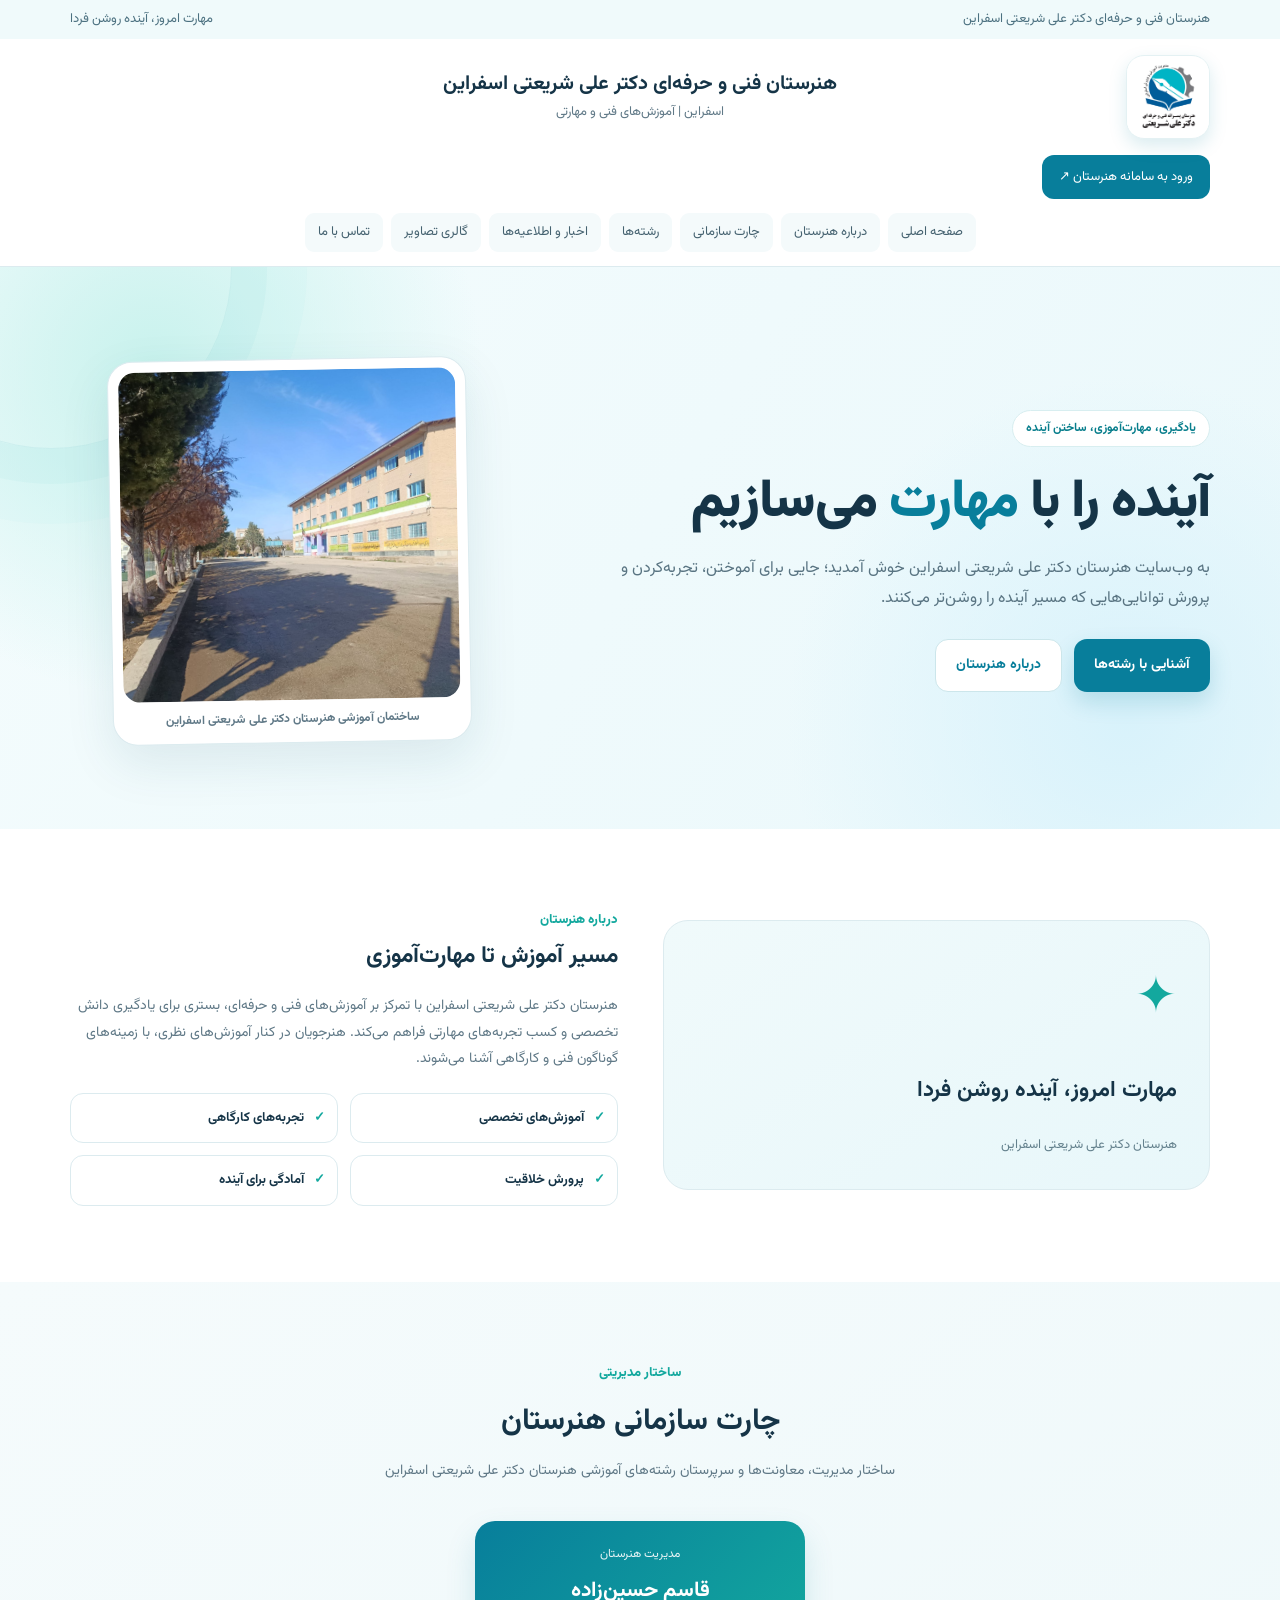
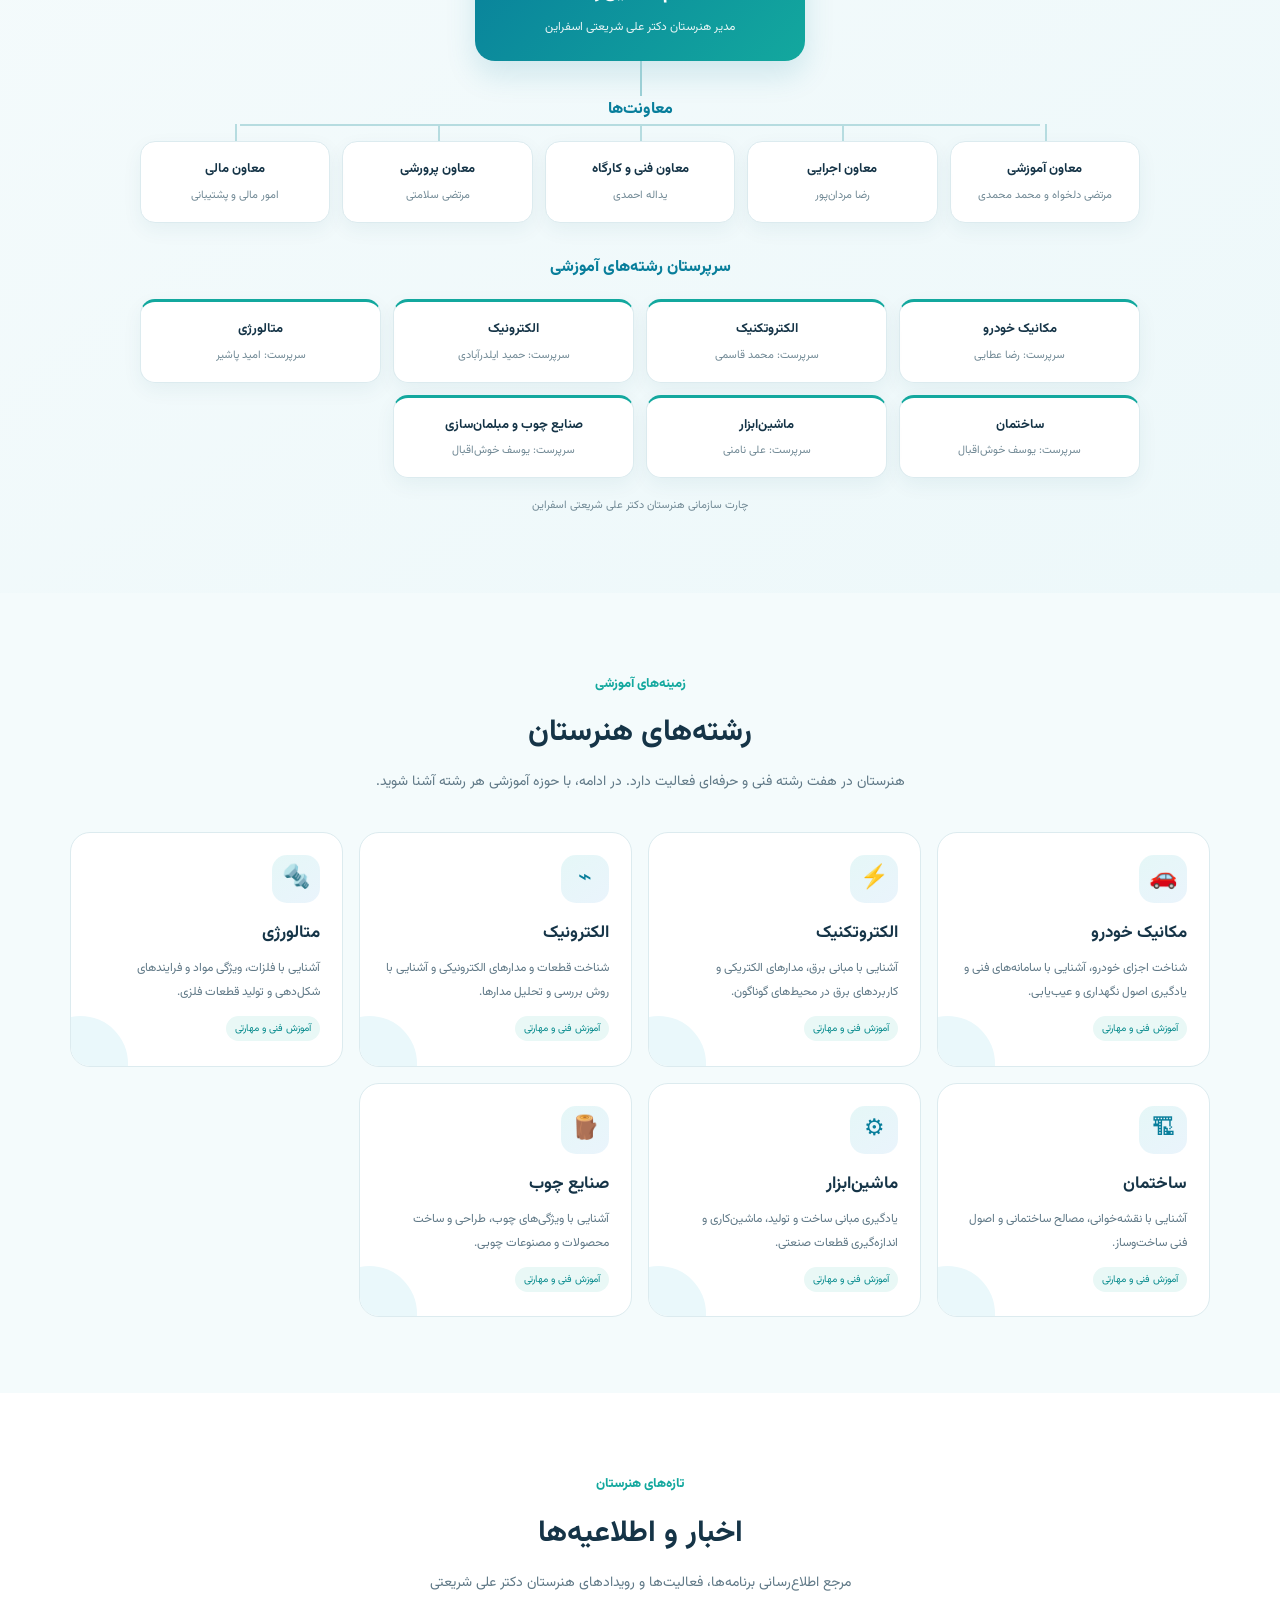
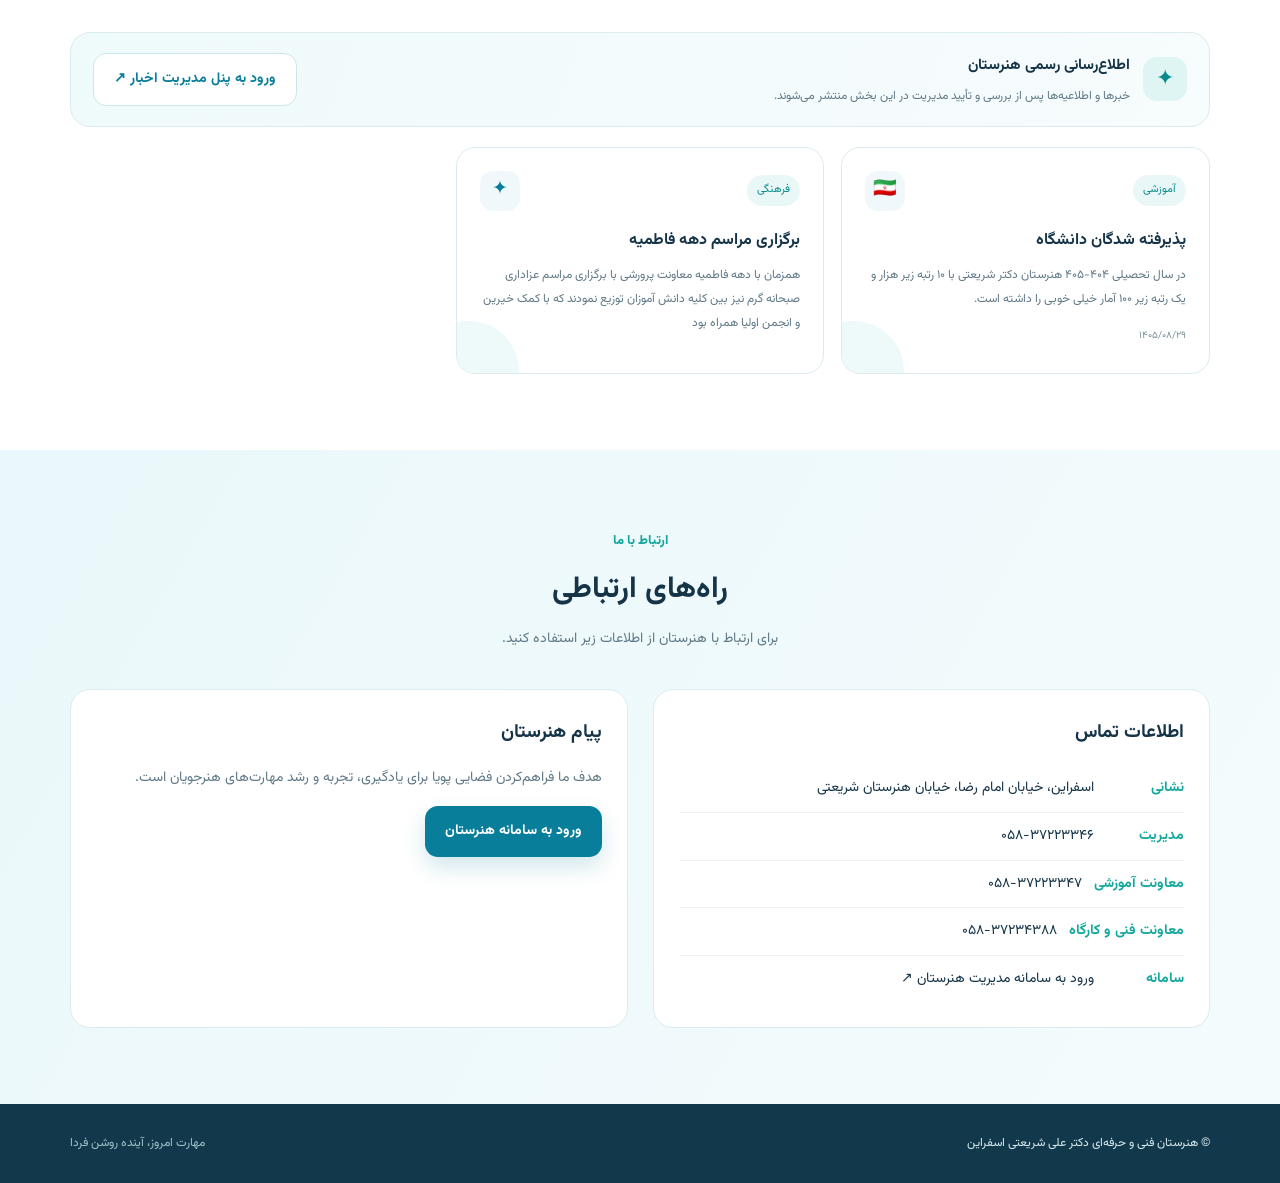
<file: index.html>
<!doctype html>
<html lang="fa" dir="rtl">
<head>
<meta charset="utf-8">
<meta name="viewport" content="width=device-width, initial-scale=1">
<meta name="theme-color" content="#087e9b">
<meta name="description" content="وب‌سایت رسمی هنرستان دکتر علی شریعتی اسفراین؛ معرفی رشته‌های فنی و حرفه‌ای، اخبار و اطلاعیه‌ها و راه‌های ارتباطی.">
<title>هنرستان دکتر علی شریعتی اسفراین</title>
<link rel="preconnect" href="https://fonts.googleapis.com">
<link rel="preconnect" href="https://fonts.gstatic.com" crossorigin>
<link href="https://fonts.googleapis.com/css2?family=Vazirmatn:wght@400;500;600;700;800;900&display=swap" rel="stylesheet">
<style>
:root{--ink:#153447;--muted:#607987;--blue:#087e9b;--teal:#13a89e;--sky:#eaf8fb;--pale:#f4fbfc;--line:#dcebef;--white:#fff;--shadow:0 18px 50px rgba(22,83,102,.10)}
*{box-sizing:border-box}html{scroll-behavior:smooth}body{margin:0;font-family:"B Nazanin","BNazanin","Vazirmatn",Tahoma,sans-serif;color:var(--ink);background:#fff;line-height:1.9}a{color:inherit;text-decoration:none}.container{width:min(1140px,92%);margin:auto}
.topline{background:#f0fafb;color:#4c7180;font-size:13px;padding:7px 0}.topline .container{display:flex;justify-content:space-between;gap:12px;flex-wrap:wrap}
header{position:sticky;top:0;z-index:20;background:rgba(255,255,255,.94);backdrop-filter:blur(12px);border-bottom:1px solid var(--line)}
.nav{min-height:112px;display:flex;align-items:center;justify-content:flex-start;gap:14px 22px;padding:14px 0;flex-wrap:wrap}.brand{order:0;position:relative;display:flex;align-items:center;justify-content:center;text-align:center;gap:15px;flex:1 0 100%;min-height:88px;margin:0;padding:0 110px}.brand>div:last-child{width:100%;text-align:center}.brand .logo{position:absolute;right:0;top:50%;transform:translateY(-50%)}.navlinks{order:2;flex:1 0 100%;margin:0;display:flex;flex-direction:row;align-items:center;justify-content:center;gap:8px;font-size:13px;color:#456270;white-space:normal;min-width:0;flex-wrap:wrap}.navlinks a{display:block;padding:7px 13px;border-radius:9px;background:#f4fafb;text-align:center}.navlinks a:hover{background:#e5f5f7}.nav-cta{order:1;flex:0 0 auto}.menu-btn{order:3}.logo{width:84px;height:84px;flex:0 0 84px;border-radius:18px;background:white;display:grid;place-items:center;overflow:hidden;box-shadow:0 7px 18px #087e9b26;border:1px solid #e4f1f3}.logo img{display:block;width:100%;height:100%;object-fit:contain}.brand strong{display:block;font-size:20px;line-height:1.6}.brand small{display:block;color:var(--muted);font-size:13px}.navlinks a:hover{color:var(--teal)}.nav-cta{background:var(--blue);color:white;padding:10px 17px;border-radius:12px;font-size:13px}.menu-btn{display:none;border:1px solid var(--line);background:white;border-radius:10px;padding:8px 12px;font:inherit}
.hero{position:relative;overflow:hidden;padding:76px 0 70px;background:radial-gradient(circle at 12% 18%,#c8f2ed 0,transparent 27%),radial-gradient(circle at 88% 80%,#d8f2fb 0,transparent 28%),linear-gradient(120deg,#f4fcfd,#eaf8fb)}.hero:after{content:"";position:absolute;width:360px;height:360px;border:1px solid #8bd3d533;border-radius:50%;left:-130px;top:-180px;box-shadow:0 0 0 35px #8bd3d51a,0 0 0 75px #8bd3d510}.hero-grid{display:grid;grid-template-columns:1.2fr .8fr;align-items:center;gap:42px;position:relative;z-index:1}.eyebrow{display:inline-flex;align-items:center;gap:8px;background:#fff;border:1px solid #d8eef0;color:#087e8c;border-radius:30px;padding:6px 13px;font-size:12px;font-weight:700}.dot{width:8px;height:8px;border-radius:50%;background:var(--teal)}h1{font-size:clamp(32px,4.3vw,53px);line-height:1.45;margin:18px 0 12px;font-weight:900;letter-spacing:-1px}h1 span{color:var(--blue)}.hero p{color:#597482;max-width:620px;margin:0 0 25px;font-size:16px}.actions{display:flex;gap:12px;flex-wrap:wrap}.btn{display:inline-flex;align-items:center;justify-content:center;padding:12px 20px;border-radius:13px;font-weight:700;font-size:14px;transition:.2s}.btn.primary{background:var(--blue);color:#fff;box-shadow:0 10px 22px #087e9b30}.btn.secondary{background:#fff;color:var(--blue);border:1px solid #cce6eb}.btn:hover{transform:translateY(-2px)}.hero-art{min-height:330px;display:flex;align-items:center;justify-content:center;position:relative}.hero-photo-frame{width:100%;max-width:490px;padding:10px;background:#fff;border:1px solid var(--line);border-radius:25px;box-shadow:var(--shadow);transform:rotate(-1deg)}.hero-photo{display:block;width:100%;height:330px;object-fit:cover;border-radius:17px}.hero-photo-caption{font-size:12px;color:var(--muted);text-align:center;padding:8px 4px 1px;font-weight:700}
section{padding:76px 0}.section-head{text-align:center;max-width:690px;margin:0 auto 36px}.kicker{color:var(--teal);font-size:13px;font-weight:800}.section-head h2{font-size:30px;margin:5px 0 8px}.section-head p{color:var(--muted);margin:0;font-size:14px}
.about-grid{display:grid;grid-template-columns:1fr 1fr;gap:45px;align-items:center}.about-panel{background:linear-gradient(145deg,#f0fafb,#e8f7fa);border:1px solid var(--line);border-radius:25px;padding:32px;min-height:270px;display:flex;flex-direction:column;justify-content:space-between}.about-panel .big{font-size:50px;color:var(--teal)}.about-panel strong{font-size:22px}.about-copy h3{font-size:23px;margin:0 0 12px}.about-copy p{color:var(--muted);font-size:14px}.feature-list{display:grid;grid-template-columns:1fr 1fr;gap:12px;margin-top:20px}.feature{background:#fff;border:1px solid var(--line);border-radius:13px;padding:12px;font-size:13px;font-weight:700}.feature b{color:var(--teal);margin-left:7px}
.fields{background:var(--pale)}.cards{display:grid;grid-template-columns:repeat(4,1fr);gap:16px}.field-card{background:#fff;border:1px solid var(--line);border-radius:20px;padding:22px;min-height:205px;transition:.2s;position:relative;overflow:hidden}.field-card:after{content:"";position:absolute;width:95px;height:95px;border-radius:50%;background:#eaf8fb;left:-38px;bottom:-45px;z-index:0}.field-card:hover{transform:translateY(-5px);box-shadow:var(--shadow);border-color:#a8dce2}.field-icon{width:48px;height:48px;border-radius:15px;background:linear-gradient(145deg,#e5f7f7,#eaf4fc);color:var(--blue);display:grid;place-items:center;font-size:23px;margin-bottom:14px;position:relative;z-index:1}.field-card h3{font-size:17px;margin:0 0 7px;position:relative;z-index:1}.field-card p{font-size:12px;color:var(--muted);margin:0;line-height:2;position:relative;z-index:1}.field-card .field-label{display:inline-block;color:#078b8d;background:#e9f8f6;padding:3px 9px;border-radius:20px;font-size:10px;margin-top:12px;position:relative;z-index:1}
.news-intro{display:flex;align-items:center;justify-content:space-between;gap:18px;flex-wrap:wrap;background:linear-gradient(110deg,#effafb,#f7fcfd);border:1px solid var(--line);border-radius:20px;padding:18px 22px;margin-bottom:20px}.news-intro strong{font-size:15px}.news-intro p{margin:3px 0 0;color:var(--muted);font-size:12px}.news-mark{width:44px;height:44px;flex:0 0 44px;border-radius:14px;background:#dff5f3;color:#078b8d;display:grid;place-items:center;font-size:22px}.news-intro-copy{display:flex;align-items:center;gap:13px}.news-status{font-size:11px;color:#087e8c;background:#fff;border:1px solid #cce9e8;border-radius:30px;padding:6px 12px}.notice-grid{display:grid;grid-template-columns:repeat(3,1fr);gap:17px}.notice{border:1px solid var(--line);border-radius:19px;padding:23px;background:#fff;position:relative;overflow:hidden;transition:.2s;min-height:205px}.notice:hover{transform:translateY(-4px);box-shadow:var(--shadow);border-color:#a8dce2}.notice:after{content:"";position:absolute;width:100px;height:100px;border-radius:50%;background:#eef9fa;left:-38px;bottom:-48px}.notice-top{display:flex;align-items:center;justify-content:space-between;gap:10px}.notice .tag{font-size:11px;color:#078b8d;background:#e9f8f6;padding:5px 10px;border-radius:20px}.notice-icon{width:40px;height:40px;border-radius:13px;background:#f0f8fc;color:var(--blue);display:grid;place-items:center;font-size:19px}.notice h3{font-size:16px;margin:15px 0 7px}.notice p{font-size:12px;color:var(--muted);margin:0;line-height:2}.notice-foot{font-size:10px;color:#78909b;margin-top:15px;position:relative;z-index:1}.news-note{margin-top:18px;padding:12px 15px;border-right:3px solid var(--teal);background:#f5fbfc;color:#66808b;border-radius:10px;font-size:12px}
.contact{background:linear-gradient(120deg,#eaf8fb,#f4fbfc)}.contact-grid{display:grid;grid-template-columns:1fr 1fr;gap:25px}.contact-box{background:#fff;border:1px solid var(--line);border-radius:20px;padding:25px}.contact-box h3{margin:0 0 15px}.contact-item{display:flex;gap:12px;padding:10px 0;border-bottom:1px solid #edf3f4;font-size:14px}.contact-item:last-child{border:0}.contact-item b{color:var(--teal);min-width:78px}
footer{background:#12384b;color:#d9edf1;padding:28px 0;font-size:12px}.footer-inner{display:flex;justify-content:space-between;gap:15px;flex-wrap:wrap}.footer-inner span{color:#9fc4cd}

.org-chart{background:linear-gradient(145deg,#f5fbfc,#edf8fa)}
.org-wrap{max-width:1000px;margin:auto}
.org-manager{width:min(330px,100%);margin:0 auto 34px;background:linear-gradient(135deg,#087e9b,#13a89e);color:#fff;border-radius:20px;padding:22px;text-align:center;box-shadow:0 14px 30px #087e9b25;position:relative}
.org-manager:after{content:"";position:absolute;left:50%;bottom:-35px;height:35px;border-left:2px solid #9bcfd5}
.org-role{font-size:12px;opacity:.9}.org-manager h3{font-size:21px;margin:5px 0}.org-branch-title{text-align:center;color:#087e9b;font-weight:800;margin:12px 0 16px}
.org-deputies{display:grid;grid-template-columns:repeat(5,minmax(0,1fr));gap:12px;position:relative;margin-bottom:30px}
.org-deputies:before{content:"";position:absolute;top:-17px;left:10%;right:10%;border-top:2px solid #b6dce0}
.org-node{background:#fff;border:1px solid #dcebef;border-radius:15px;padding:15px 10px;text-align:center;box-shadow:0 7px 20px rgba(22,83,102,.06);position:relative}
.org-deputies .org-node:before{content:"";position:absolute;left:50%;top:-18px;height:17px;border-left:2px solid #b6dce0}
.org-node strong{display:block;font-size:13px;color:#153447}.org-node small{display:block;color:#718995;font-size:11px;margin-top:4px}
.org-fields{display:grid;grid-template-columns:repeat(4,minmax(0,1fr));gap:12px}
.org-fields .org-node{border-top:3px solid #13a89e}
.org-fields .org-node strong{font-size:13px}
.org-note{text-align:center;color:#718995;font-size:11px;margin:18px 0 0}
@media(max-width:850px){.org-deputies{grid-template-columns:repeat(3,minmax(0,1fr))}.org-deputies:before{display:none}.org-deputies .org-node:before{display:none}.org-fields{grid-template-columns:repeat(2,minmax(0,1fr))}}
@media(max-width:520px){.org-deputies{grid-template-columns:repeat(2,minmax(0,1fr))}.org-fields{grid-template-columns:repeat(2,minmax(0,1fr))}.org-node{padding:13px 8px}}

@media(max-width:850px){.nav{min-height:100px}.navlinks{display:none;position:absolute;top:100px;right:4%;left:4%;background:white;border:1px solid var(--line);border-radius:18px;padding:18px;box-shadow:var(--shadow);flex-direction:column;align-items:stretch;gap:10px}.navlinks a{padding:8px 10px;border-radius:10px;background:#f7fbfc}.navlinks a:hover{background:#eaf8fb}.navlinks.open{display:flex}.menu-btn{display:block}.nav-cta{display:none}.hero-grid,.about-grid,.contact-grid{grid-template-columns:1fr}.hero{padding:55px 0}.hero-art{min-height:280px}.cards{grid-template-columns:repeat(2,1fr)}.notice-grid{grid-template-columns:1fr 1fr}}
@media(max-width:520px){.topline .container{justify-content:center}.nav{min-height:88px;gap:10px}.brand{gap:10px}.brand strong{font-size:15px;line-height:1.5}.brand small{font-size:11px}.logo{width:66px;height:66px;flex:0 0 66px;border-radius:15px}.menu-btn{font-size:12px;padding:7px 10px}.navlinks{top:88px}.hero-art{min-height:245px}.hero-photo{height:245px}.cards,.notice-grid,.feature-list{grid-template-columns:1fr 1fr}section{padding:55px 0}.section-head h2{font-size:25px}}
</style>
</head>
<body>
<div class="topline"><div class="container"><span>وب‌سایت رسمی هنرستان دکتر علی شریعتی اسفراین</span><span>مهارت امروز، آینده روشن فردا</span></div></div>
<header><div class="container nav">
<a class="brand" href="#home" aria-label="صفحه اصلی"><div class="logo"><img src="[data-uri]" alt="لوگوی رسمی هنرستان دکتر علی شریعتی اسفراین"></div><div><strong>هنرستان فنی و حرفه‌ای دکتر علی شریعتی</strong><small>اسفراین | آموزش‌های فنی و مهارتی</small></div></a>
<nav class="navlinks" id="navlinks"><a href="#home">صفحه اصلی</a><a href="/pages/about.html">درباره هنرستان</a><a href="#organization">چارت سازمانی</a><a href="pages/fields.html">رشته‌ها</a><a href="pages/news.html">اخبار و اطلاعیه‌ها</a><a href="pages/gallery.html">گالری تصاویر</a><a href="pages/contact.html">تماس با ما</a></nav>
<a class="nav-cta" href="https://shari-attendance.onrender.com" target="_blank" rel="noopener">ورود به سامانه هنرستان ↗</a>
<button class="menu-btn" id="menuBtn" aria-label="باز کردن فهرست">فهرست ☰</button>
</div></header>
<main>
<section class="hero" id="home"><div class="container hero-grid"><div>
<div class="eyebrow"><span class="dot"></span> یادگیری، مهارت‌آموزی، ساختن آینده</div>
<h1>آینده را با <span>مهارت</span> می‌سازیم</h1>
<p>به وب‌سایت هنرستان دکتر علی شریعتی اسفراین خوش آمدید؛ جایی برای آموختن، تجربه‌کردن و پرورش توانایی‌هایی که مسیر آینده را روشن‌تر می‌کنند.</p>
<div class="actions"><a class="btn primary" href="#fields">آشنایی با رشته‌ها</a><a class="btn secondary" href="/pages/about.html">درباره هنرستان</a></div>
</div><div class="hero-art"><figure class="hero-photo-frame"><img class="hero-photo" src="/IMG_20261121_161946_931.jpg" alt="نمای ساختمان آموزشی هنرستان دکتر علی شریعتی اسفراین"><figcaption class="hero-photo-caption">ساختمان آموزشی هنرستان دکتر علی شریعتی اسفراین</figcaption></figure></div></div></section>
<section id="about"><div class="container about-grid"><div class="about-panel"><div class="big">✦</div><strong>مهارت امروز، آینده روشن فردا</strong><span style="color:#64818d;font-size:13px">هنرستان دکتر علی شریعتی اسفراین</span></div><div class="about-copy"><span class="kicker">درباره هنرستان</span><h3>مسیر آموزش تا مهارت‌آموزی</h3><p>هنرستان دکتر علی شریعتی اسفراین با تمرکز بر آموزش‌های فنی و حرفه‌ای، بستری برای یادگیری دانش تخصصی و کسب تجربه‌های مهارتی فراهم می‌کند. هنرجویان در کنار آموزش‌های نظری، با زمینه‌های گوناگون فنی و کارگاهی آشنا می‌شوند.</p><div class="feature-list"><div class="feature"><b>✓</b> آموزش‌های تخصصی</div><div class="feature"><b>✓</b> تجربه‌های کارگاهی</div><div class="feature"><b>✓</b> پرورش خلاقیت</div><div class="feature"><b>✓</b> آمادگی برای آینده</div></div></div></div></section>

<section class="org-chart" id="organization">
  <div class="container">
    <div class="section-head">
      <span class="kicker">ساختار مدیریتی</span>
      <h2>چارت سازمانی هنرستان</h2>
      <p>ساختار مدیریت، معاونت‌ها و سرپرستان رشته‌های آموزشی هنرستان دکتر علی شریعتی اسفراین</p>
    </div>
    <div class="org-wrap" aria-label="چارت سازمانی هنرستان">
      <div class="org-manager">
        <div class="org-role">مدیریت هنرستان</div>
        <h3>قاسم حسین‌زاده</h3>
        <div class="org-role">مدیر هنرستان دکتر علی شریعتی اسفراین</div>
      </div>
      <div class="org-branch-title">معاونت‌ها</div>
      <div class="org-deputies">
        <div class="org-node"><strong>معاون آموزشی</strong><small>مرتضی دلخواه و محمد محمدی</small></div>
        <div class="org-node"><strong>معاون اجرایی</strong><small>رضا مردان‌پور</small></div>
        <div class="org-node"><strong>معاون فنی و کارگاه</strong><small>یداله احمدی</small></div>
        <div class="org-node"><strong>معاون پرورشی</strong><small>مرتضی سلامتی</small></div>
        <div class="org-node"><strong>معاون مالی</strong><small>امور مالی و پشتیبانی</small></div>
      </div>
      <div class="org-branch-title">سرپرستان رشته‌های آموزشی</div>
      <div class="org-fields">
        <div class="org-node"><strong>مکانیک خودرو</strong><small>سرپرست: رضا عطایی</small></div>
        <div class="org-node"><strong>الکتروتکنیک</strong><small>سرپرست: محمد قاسمی</small></div>
        <div class="org-node"><strong>الکترونیک</strong><small>سرپرست: حمید ایلدرآبادی</small></div>
        <div class="org-node"><strong>متالورژی</strong><small>سرپرست: امید پاشیر</small></div>
        <div class="org-node"><strong>ساختمان</strong><small>سرپرست: یوسف خوش‌اقبال</small></div>
        <div class="org-node"><strong>ماشین‌ابزار</strong><small>سرپرست: علی نامنی</small></div>
        <div class="org-node"><strong>صنایع چوب و مبلمان‌سازی</strong><small>سرپرست: یوسف خوش‌اقبال</small></div>
      </div>
      <p class="org-note">چارت سازمانی هنرستان دکتر علی شریعتی اسفراین</p>
    </div>
  </div>
</section>

<section class="fields" id="fields"><div class="container"><div class="section-head"><span class="kicker">زمینه‌های آموزشی</span><h2>رشته‌های هنرستان</h2><p>هنرستان در هفت رشته فنی و حرفه‌ای فعالیت دارد. در ادامه، با حوزه آموزشی هر رشته آشنا شوید.</p></div><div class="cards">
<a class="field-card" href="/pages/field-mechanic.html"><div class="field-icon">🚗</div><h3>مکانیک خودرو</h3><p>شناخت اجزای خودرو، آشنایی با سامانه‌های فنی و یادگیری اصول نگهداری و عیب‌یابی.</p><span class="field-label">آموزش فنی و مهارتی</span></a>
<a class="field-card" href="/pages/field-electrotechnic.html"><div class="field-icon">⚡</div><h3>الکتروتکنیک</h3><p>آشنایی با مبانی برق، مدارهای الکتریکی و کاربردهای برق در محیط‌های گوناگون.</p><span class="field-label">آموزش فنی و مهارتی</span></a>
<a class="field-card" href="/pages/field-electronics.html"><div class="field-icon">⌁</div><h3>الکترونیک</h3><p>شناخت قطعات و مدارهای الکترونیکی و آشنایی با روش بررسی و تحلیل مدارها.</p><span class="field-label">آموزش فنی و مهارتی</span></a>
<a class="field-card" href="/pages/field-metallurgy.html"><div class="field-icon">🔩</div><h3>متالورژی</h3><p>آشنایی با فلزات، ویژگی مواد و فرایندهای شکل‌دهی و تولید قطعات فلزی.</p><span class="field-label">آموزش فنی و مهارتی</span></a>
<a class="field-card" href="/pages/field-building.html"><div class="field-icon">🏗</div><h3>ساختمان</h3><p>آشنایی با نقشه‌خوانی، مصالح ساختمانی و اصول فنی ساخت‌وساز.</p><span class="field-label">آموزش فنی و مهارتی</span></a>
<a class="field-card" href="/pages/field-machinetools.html"><div class="field-icon">⚙</div><h3>ماشین‌ابزار</h3><p>یادگیری مبانی ساخت و تولید، ماشین‌کاری و اندازه‌گیری قطعات صنعتی.</p><span class="field-label">آموزش فنی و مهارتی</span></a>
<a class="field-card" href="/pages/field-woodindustries.html"><div class="field-icon">🪵</div><h3>صنایع چوب</h3><p>آشنایی با ویژگی‌های چوب، طراحی و ساخت محصولات و مصنوعات چوبی.</p><span class="field-label">آموزش فنی و مهارتی</span></a>
</div></div></section>
<section id="news"><div class="container"><div class="section-head"><span class="kicker">تازه‌های هنرستان</span><h2>اخبار و اطلاعیه‌ها</h2><p>مرجع اطلاع‌رسانی برنامه‌ها، فعالیت‌ها و رویدادهای هنرستان دکتر علی شریعتی</p></div><div class="news-intro"><div class="news-intro-copy"><div class="news-mark">✦</div><div><strong>اطلاع‌رسانی رسمی هنرستان</strong><p>خبرها و اطلاعیه‌ها پس از بررسی و تأیید مدیریت در این بخش منتشر می‌شوند.</p></div></div><a class="btn secondary" href="https://app.pagescms.org" target="_blank" rel="noopener">ورود به پنل مدیریت اخبار ↗</a></div><div class="notice-grid" id="noticeGrid" aria-live="polite"></div><div class="news-note" id="newsEmpty">در حال دریافت اخبار و اطلاعیه‌ها...</div></div></section>
<section class="contact" id="contact"><div class="container"><div class="section-head"><span class="kicker">ارتباط با ما</span><h2>راه‌های ارتباطی</h2><p>برای ارتباط با هنرستان از اطلاعات زیر استفاده کنید.</p></div><div class="contact-grid"><div class="contact-box"><h3>اطلاعات تماس</h3><div class="contact-item"><b>نشانی</b><span>اسفراین، خیابان امام رضا، خیابان هنرستان شریعتی</span></div><div class="contact-item"><b>مدیریت</b><a href="tel:05837223346" dir="ltr">۰۵۸-۳۷۲۲۳۳۴۶</a></div><div class="contact-item"><b>معاونت آموزشی</b><a href="tel:05837223347" dir="ltr">۰۵۸-۳۷۲۲۳۳۴۷</a></div><div class="contact-item"><b>معاونت فنی و کارگاه</b><a href="tel:05837234388" dir="ltr">۰۵۸-۳۷۲۳۴۳۸۸</a></div><div class="contact-item"><b>سامانه</b><a href="https://shari-attendance.onrender.com" target="_blank" rel="noopener">ورود به سامانه مدیریت هنرستان ↗</a></div></div><div class="contact-box"><h3>پیام هنرستان</h3><p style="color:#607987;font-size:14px">هدف ما فراهم‌کردن فضایی پویا برای یادگیری، تجربه و رشد مهارت‌های هنرجویان است.</p><a class="btn primary" href="https://shari-attendance.onrender.com" target="_blank" rel="noopener">ورود به سامانه هنرستان</a></div></div></div></section>
</main>
<footer><div class="container footer-inner"><div>© هنرستان فنی و حرفه‌ای دکتر علی شریعتی اسفراین</div><span>مهارت امروز، آینده روشن فردا</span></div></footer>
<script>
const menuBtn=document.getElementById('menuBtn');const nav=document.getElementById('navlinks');menuBtn.addEventListener('click',()=>{nav.classList.toggle('open')});nav.addEventListener('click',event=>{if(event.target.closest('a'))nav.classList.remove('open')});
(async function loadSchoolNews(){
  const grid=document.getElementById('noticeGrid');
  const empty=document.getElementById('newsEmpty');
  try{
    const response=await fetch('./data/news.json',{cache:'no-store'});
    if(!response.ok) throw new Error('News data unavailable');
    const items=await response.json();
    const published=Array.isArray(items)?items.filter(item=>item && item.published===true):[];
    grid.replaceChildren();
    if(!published.length){
      empty.textContent='در حال حاضر خبر یا اطلاعیه‌ای برای نمایش ثبت نشده است.';
      return;
    }
    published.sort((a,b)=>String(b.date||'').localeCompare(String(a.date||'')));
    published.forEach(item=>{
      const card=document.createElement('article');card.className='notice';
      const top=document.createElement('div');top.className='notice-top';
      const tag=document.createElement('span');tag.className='tag';tag.textContent=item.category||'اطلاعیه';
      const icon=document.createElement('span');icon.className='notice-icon';icon.textContent=item.icon||'✦';
      top.append(tag,icon);
      const title=document.createElement('h3');title.textContent=item.title||'بدون عنوان';
      const summary=document.createElement('p');summary.textContent=item.summary||'';
      const foot=document.createElement('div');foot.className='notice-foot';foot.textContent=item.date||'';
      card.append(top,title,summary,foot);grid.append(card);
    });
    empty.hidden=true;
  }catch(error){
    empty.textContent='نمایش اخبار در حال حاضر امکان‌پذیر نیست. لطفاً بعداً دوباره مراجعه کنید.';
  }
})();
</script>
<script src="./js/site-content.js"></script>
</body></html>
</file>
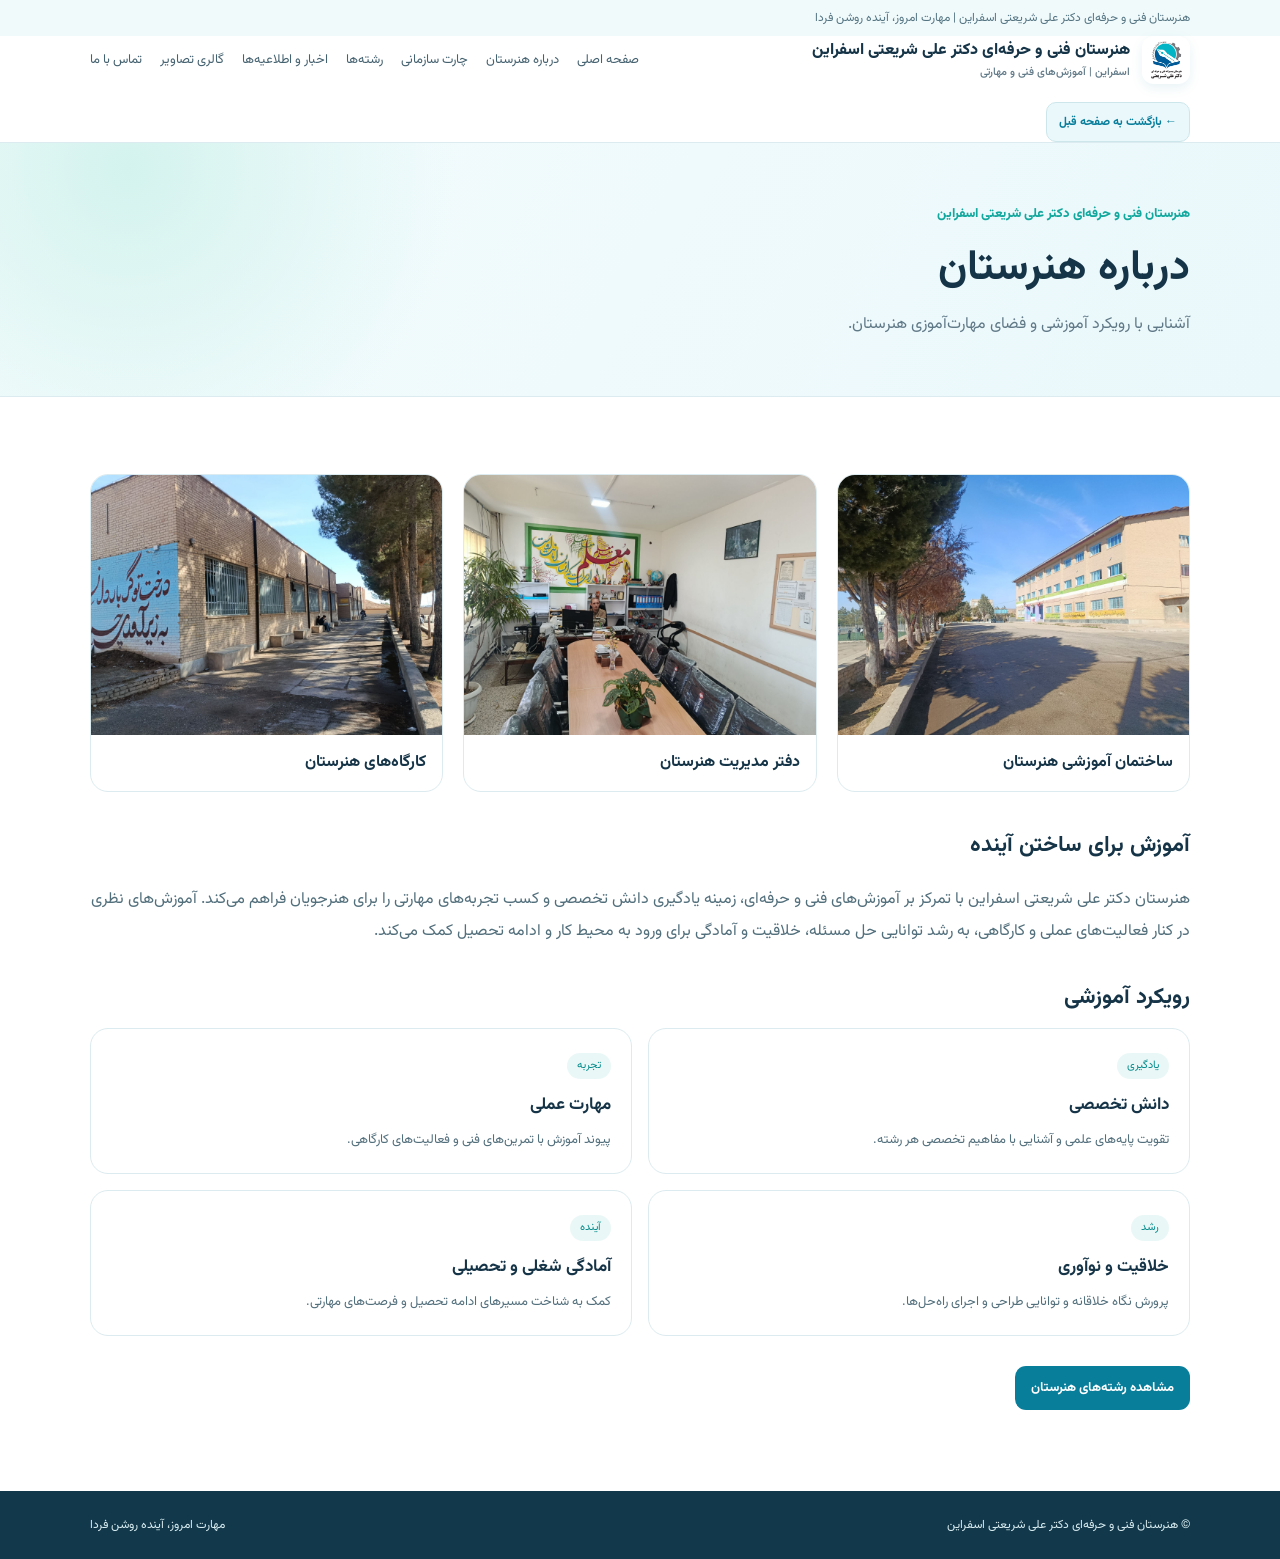
<file: pages/about.html>
<!doctype html><html lang="fa" dir="rtl"><head><meta charset="utf-8"><meta name="viewport" content="width=device-width,initial-scale=1"><meta name="description" content="آشنایی با رویکرد آموزشی و فضای مهارت‌آموزی هنرستان."><title>درباره هنرستان | هنرستان دکتر علی شریعتی اسفراین</title><link rel="stylesheet" href="site-pages.css"></head><body><div class="top"><div class="container">وب‌سایت رسمی هنرستان دکتر علی شریعتی اسفراین | مهارت امروز، آینده روشن فردا</div></div><header class="head"><div class="container nav"><a class="brand" href="../index.html"><img class="brand-logo" src="[data-uri]" alt="لوگوی رسمی هنرستان دکتر علی شریعتی"><span class="brand-copy">هنرستان فنی و حرفه‌ای دکتر علی شریعتی<small>اسفراین | آموزش‌های فنی و مهارتی</small></span></a><button class="menu-btn" id="menuBtn" aria-label="باز کردن فهرست" aria-expanded="false">فهرست ☰</button><nav class="links" id="navlinks"><a href="../index.html">صفحه اصلی</a><a href="about.html">درباره هنرستان</a><a href="fields.html">رشته‌ها</a><a href="news.html">اخبار و اطلاعیه‌ها</a><a href="contact.html">تماس با ما</a></nav><a class="back-link" href="../index.html" onclick="if(history.length>1){history.back();return false;}">← بازگشت به صفحه قبل</a></div></header><section class="hero"><div class="container"><span class="eyebrow">هنرستان فنی و حرفه‌ای دکتر علی شریعتی اسفراین</span><h1>درباره هنرستان</h1><p>آشنایی با رویکرد آموزشی و فضای مهارت‌آموزی هنرستان.</p></div></section><main class="container content"><section class="photo-grid" style="display:grid;grid-template-columns:repeat(auto-fit,minmax(260px,1fr));gap:20px;margin:32px 0"><figure style="margin:0;border:1px solid #dcebef;border-radius:18px;overflow:hidden;background:#fff"><img src="/IMG_20261121_161946_931.jpg" alt="ساختمان آموزشی هنرستان دکتر علی شریعتی اسفراین" style="display:block;width:100%;height:260px;object-fit:cover"><figcaption style="padding:12px 16px;font-weight:700;color:#153447">ساختمان آموزشی هنرستان</figcaption></figure><figure style="margin:0;border:1px solid #dcebef;border-radius:18px;overflow:hidden;background:#fff"><img src="/IMG_20261121_161923_589.jpg" alt="دفتر مدیریت هنرستان دکتر علی شریعتی اسفراین" style="display:block;width:100%;height:260px;object-fit:cover"><figcaption style="padding:12px 16px;font-weight:700;color:#153447">دفتر مدیریت هنرستان</figcaption></figure></section><h2>آموزش برای ساختن آینده</h2><p>هنرستان دکتر علی شریعتی اسفراین با تمرکز بر آموزش‌های فنی و حرفه‌ای، زمینه یادگیری دانش تخصصی و کسب تجربه‌های مهارتی را برای هنرجویان فراهم می‌کند. آموزش‌های نظری در کنار فعالیت‌های عملی و کارگاهی، به رشد توانایی حل مسئله، خلاقیت و آمادگی برای ورود به محیط کار و ادامه تحصیل کمک می‌کند.</p><h2>رویکرد آموزشی</h2><div class="grid"><article class="card"><span class="tag">یادگیری</span><h3>دانش تخصصی</h3><p>تقویت پایه‌های علمی و آشنایی با مفاهیم تخصصی هر رشته.</p></article><article class="card"><span class="tag">تجربه</span><h3>مهارت عملی</h3><p>پیوند آموزش با تمرین‌های فنی و فعالیت‌های کارگاهی.</p></article><article class="card"><span class="tag">رشد</span><h3>خلاقیت و نوآوری</h3><p>پرورش نگاه خلاقانه و توانایی طراحی و اجرای راه‌حل‌ها.</p></article><article class="card"><span class="tag">آینده</span><h3>آمادگی شغلی و تحصیلی</h3><p>کمک به شناخت مسیرهای ادامه تحصیل و فرصت‌های مهارتی.</p></article></div><p><a class="btn" href="fields.html">مشاهده رشته‌های هنرستان</a></p></main><footer><div class="container"><span>© هنرستان فنی و حرفه‌ای دکتر علی شریعتی اسفراین</span><span>مهارت امروز، آینده روشن فردا</span></div></footer><script src="../js/site-content.js"></script>
</body></html>
</file>
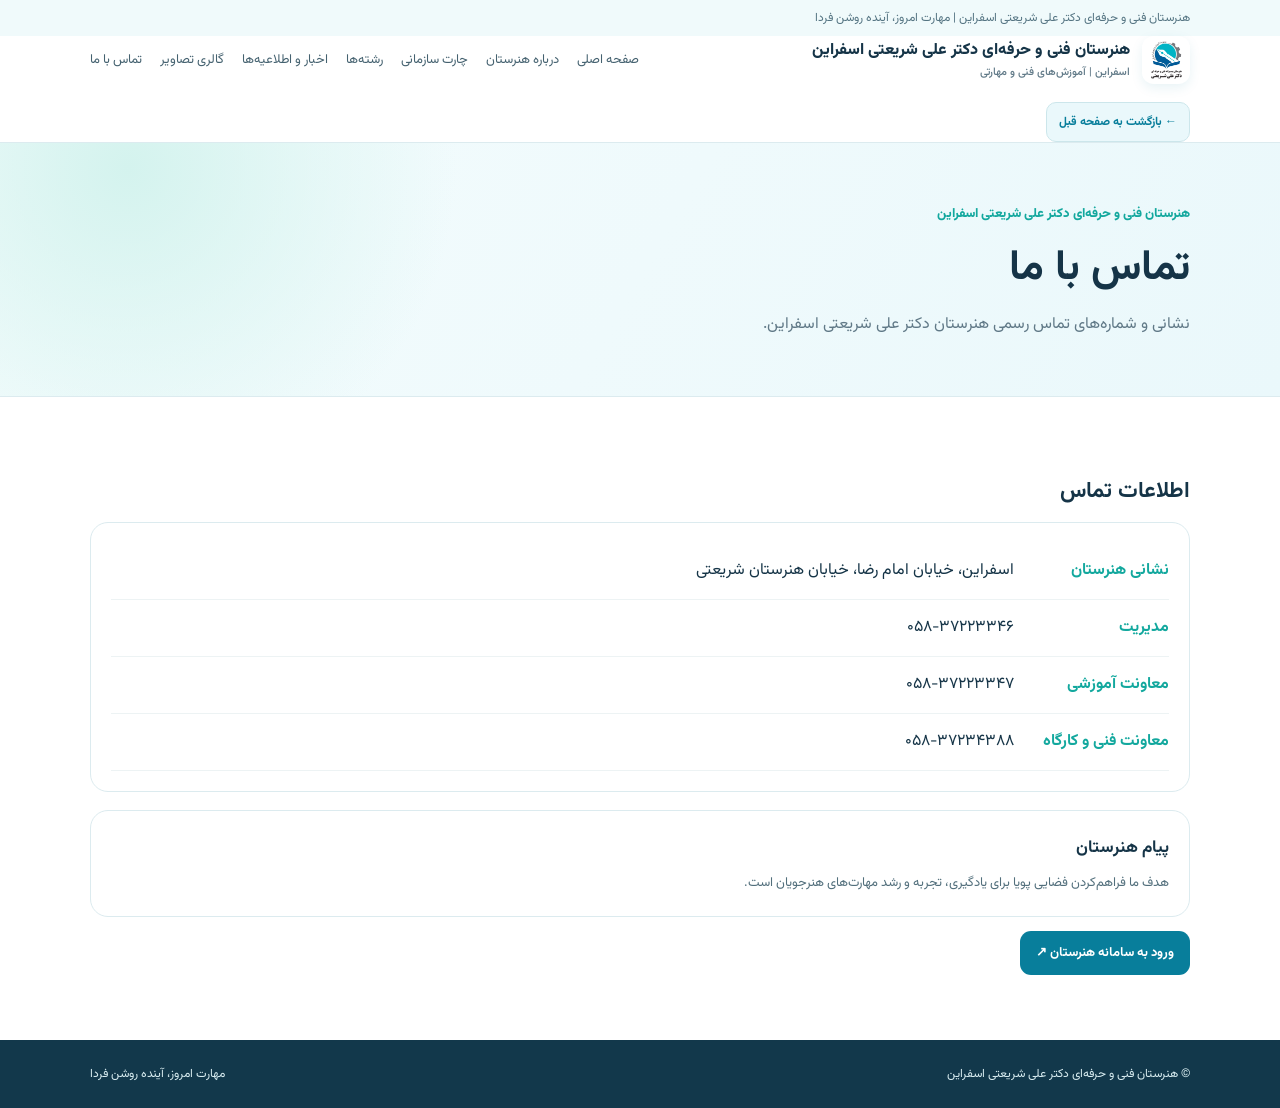
<file: pages/contact.html>
<!doctype html><html lang="fa" dir="rtl"><head><meta charset="utf-8"><meta name="viewport" content="width=device-width,initial-scale=1"><meta name="description" content="نشانی و شماره‌های تماس رسمی هنرستان دکتر علی شریعتی اسفراین."><title>تماس با ما | هنرستان دکتر علی شریعتی اسفراین</title><link rel="stylesheet" href="site-pages.css"></head><body><div class="top"><div class="container">وب‌سایت رسمی هنرستان دکتر علی شریعتی اسفراین | مهارت امروز، آینده روشن فردا</div></div><header class="head"><div class="container nav"><a class="brand" href="../index.html"><img class="brand-logo" src="[data-uri]" alt="لوگوی رسمی هنرستان دکتر علی شریعتی"><span class="brand-copy">هنرستان فنی و حرفه‌ای دکتر علی شریعتی<small>اسفراین | آموزش‌های فنی و مهارتی</small></span></a><button class="menu-btn" id="menuBtn" aria-label="باز کردن فهرست" aria-expanded="false">فهرست ☰</button><nav class="links" id="navlinks"><a href="../index.html">صفحه اصلی</a><a href="about.html">درباره هنرستان</a><a href="fields.html">رشته‌ها</a><a href="news.html">اخبار و اطلاعیه‌ها</a><a href="contact.html">تماس با ما</a></nav><a class="back-link" href="../index.html" onclick="if(history.length>1){history.back();return false;}">← بازگشت به صفحه قبل</a></div></header><section class="hero"><div class="container"><span class="eyebrow">هنرستان فنی و حرفه‌ای دکتر علی شریعتی اسفراین</span><h1>تماس با ما</h1><p>نشانی و شماره‌های تماس رسمی هنرستان دکتر علی شریعتی اسفراین.</p></div></section><main class="container content"><h2>اطلاعات تماس</h2><div class="card"><div class="contact-row"><b>نشانی هنرستان</b><span>اسفراین، خیابان امام رضا، خیابان هنرستان شریعتی</span></div><div class="contact-row"><b>مدیریت</b><a href="tel:05837223346" dir="ltr">۰۵۸-۳۷۲۲۳۳۴۶</a></div><div class="contact-row"><b>معاونت آموزشی</b><a href="tel:05837223347" dir="ltr">۰۵۸-۳۷۲۲۳۳۴۷</a></div><div class="contact-row"><b>معاونت فنی و کارگاه</b><a href="tel:05837234388" dir="ltr">۰۵۸-۳۷۲۳۴۳۸۸</a></div></div><p><a class="btn" href="https://shari-attendance.onrender.com" target="_blank" rel="noopener">ورود به سامانه هنرستان ↗</a></p></main><footer><div class="container"><span>© هنرستان فنی و حرفه‌ای دکتر علی شریعتی اسفراین</span><span>مهارت امروز، آینده روشن فردا</span></div></footer><script src="../js/site-content.js"></script>
</body></html>
</file>
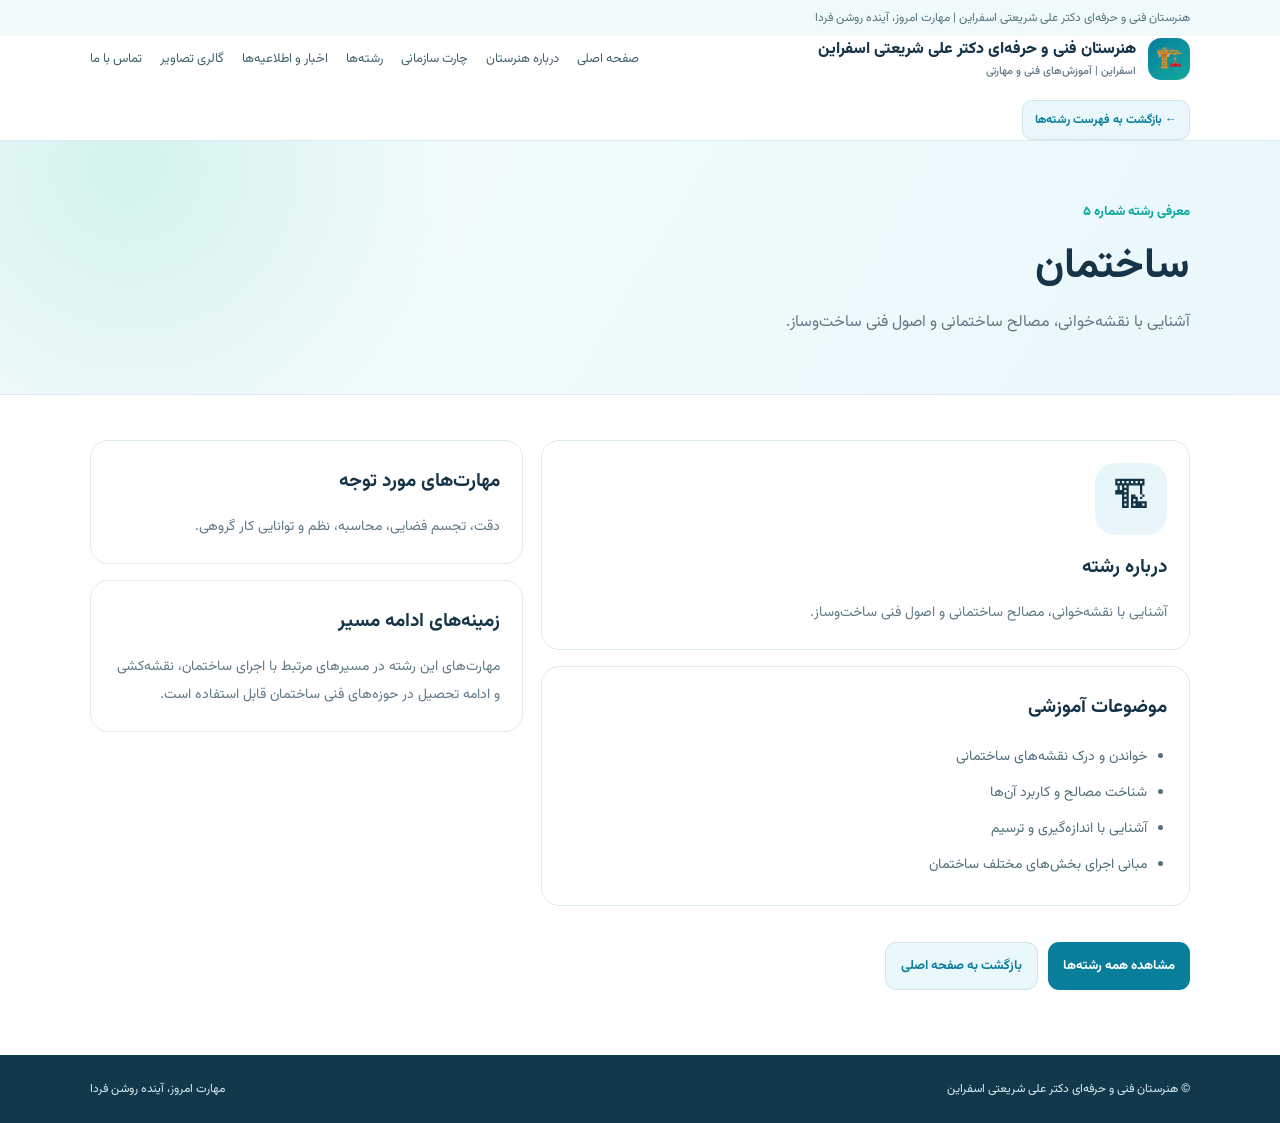
<file: pages/field-building.html>
<!doctype html>
<html lang="fa" dir="rtl">
<head>
<meta charset="utf-8">
<meta name="viewport" content="width=device-width,initial-scale=1">
<meta name="description" content="معرفی رشته ساختمان در هنرستان دکتر علی شریعتی اسفراین.">
<title>ساختمان | هنرستان دکتر علی شریعتی اسفراین</title>
<link rel="stylesheet" href="site-pages.css">
<style>
.detail-grid{display:grid;grid-template-columns:1.2fr .8fr;gap:18px}
.detail-card{background:#fff;border:1px solid var(--line);border-radius:18px;padding:22px;margin-bottom:16px}
.detail-card h2{font-size:19px;margin:0 0 12px;color:var(--ink)}
.detail-card p{margin:0;color:var(--muted);font-size:14px}
.detail-card ul{margin:0;padding-right:20px;color:#526f7c;font-size:14px}
.detail-card li{padding:4px 0}
.detail-symbol{width:72px;height:72px;border-radius:20px;background:linear-gradient(145deg,#e5f7f7,#eaf4fc);display:grid;place-items:center;font-size:36px;margin-bottom:14px}
.detail-actions{display:flex;gap:10px;flex-wrap:wrap;margin-top:20px}
.detail-actions a{display:inline-flex;align-items:center;padding:10px 15px;border-radius:11px;font-size:13px;font-weight:700}
.detail-actions .primary{background:var(--blue);color:#fff}
.detail-actions .secondary{background:#eaf8fb;color:var(--blue);border:1px solid #cce6eb}
@media(max-width:700px){.detail-grid{grid-template-columns:1fr}}
</style>
</head>
<body>
<div class="top"><div class="container">وب‌سایت رسمی هنرستان دکتر علی شریعتی اسفراین | مهارت امروز، آینده روشن فردا</div></div>
<header class="head"><div class="container nav">
<a class="brand" href="../index.html"><span class="mark">🏗️</span><span class="brand-copy">هنرستان فنی و حرفه‌ای دکتر علی شریعتی<small>اسفراین | آموزش‌های فنی و مهارتی</small></span></a>
<button class="menu-btn" id="menuBtn" aria-label="باز کردن فهرست" aria-expanded="false">فهرست ☰</button>
<nav class="links" id="navlinks"><a href="../index.html">صفحه اصلی</a><a href="about.html">درباره هنرستان</a><a href="fields.html">رشته‌ها</a><a href="news.html">اخبار و اطلاعیه‌ها</a><a href="contact.html">تماس با ما</a></nav>
<a class="back-link" href="fields.html">← بازگشت به فهرست رشته‌ها</a>
</div></header>
<section class="hero"><div class="container"><span class="eyebrow">معرفی رشته شماره ۵</span><h1>ساختمان</h1><p>رشته ساختمان با اصول فنی ساخت‌وساز، نقشه‌خوانی و شناخت مصالح ساختمانی آشنا می‌کند.</p></div></section>
<main class="container content"><div class="detail-grid">
<div>
<section class="detail-card"><div class="detail-symbol">🏗️</div><h2>درباره رشته</h2><p>رشته ساختمان با اصول فنی ساخت‌وساز، نقشه‌خوانی و شناخت مصالح ساختمانی آشنا می‌کند. در این رشته، آموزش‌های نظری در کنار فعالیت‌های عملی و کارگاهی به درک بهتر مفاهیم کمک می‌کنند.</p></section>
<section class="detail-card"><h2>موضوعات آموزشی</h2><ul><li>خواندن و درک نقشه‌های ساختمانی</li><li>شناخت مصالح و کاربرد آن‌ها</li><li>آشنایی با اندازه‌گیری و ترسیم</li><li>مبانی اجرای بخش‌های مختلف ساختمان</li></ul></section>
</div>
<div>
<section class="detail-card"><h2>مهارت‌های مورد توجه</h2><p>دقت، تجسم فضایی، محاسبه، نظم و توانایی کار گروهی.</p></section>
<section class="detail-card"><h2>زمینه‌های ادامه مسیر</h2><p>مهارت‌های این رشته در مسیرهای مرتبط با اجرای ساختمان، نقشه‌کشی و ادامه تحصیل در حوزه‌های فنی ساختمان قابل استفاده است.</p></section>
</div>
</div><div class="detail-actions"><a class="primary" href="fields.html">مشاهده همه رشته‌ها</a><a class="secondary" href="../index.html#fields">بازگشت به صفحه اصلی</a></div></main>
<footer><div class="container"><span>© هنرستان فنی و حرفه‌ای دکتر علی شریعتی اسفراین</span><span>مهارت امروز، آینده روشن فردا</span></div></footer>
<script>
const menuBtn=document.getElementById('menuBtn');const navlinks=document.getElementById('navlinks');
if(menuBtn&&navlinks){menuBtn.addEventListener('click',()=>{const opened=navlinks.classList.toggle('open');menuBtn.setAttribute('aria-expanded',String(opened));});}
</script>
<script src="../js/site-content.js"></script>
</body></html>
</file>
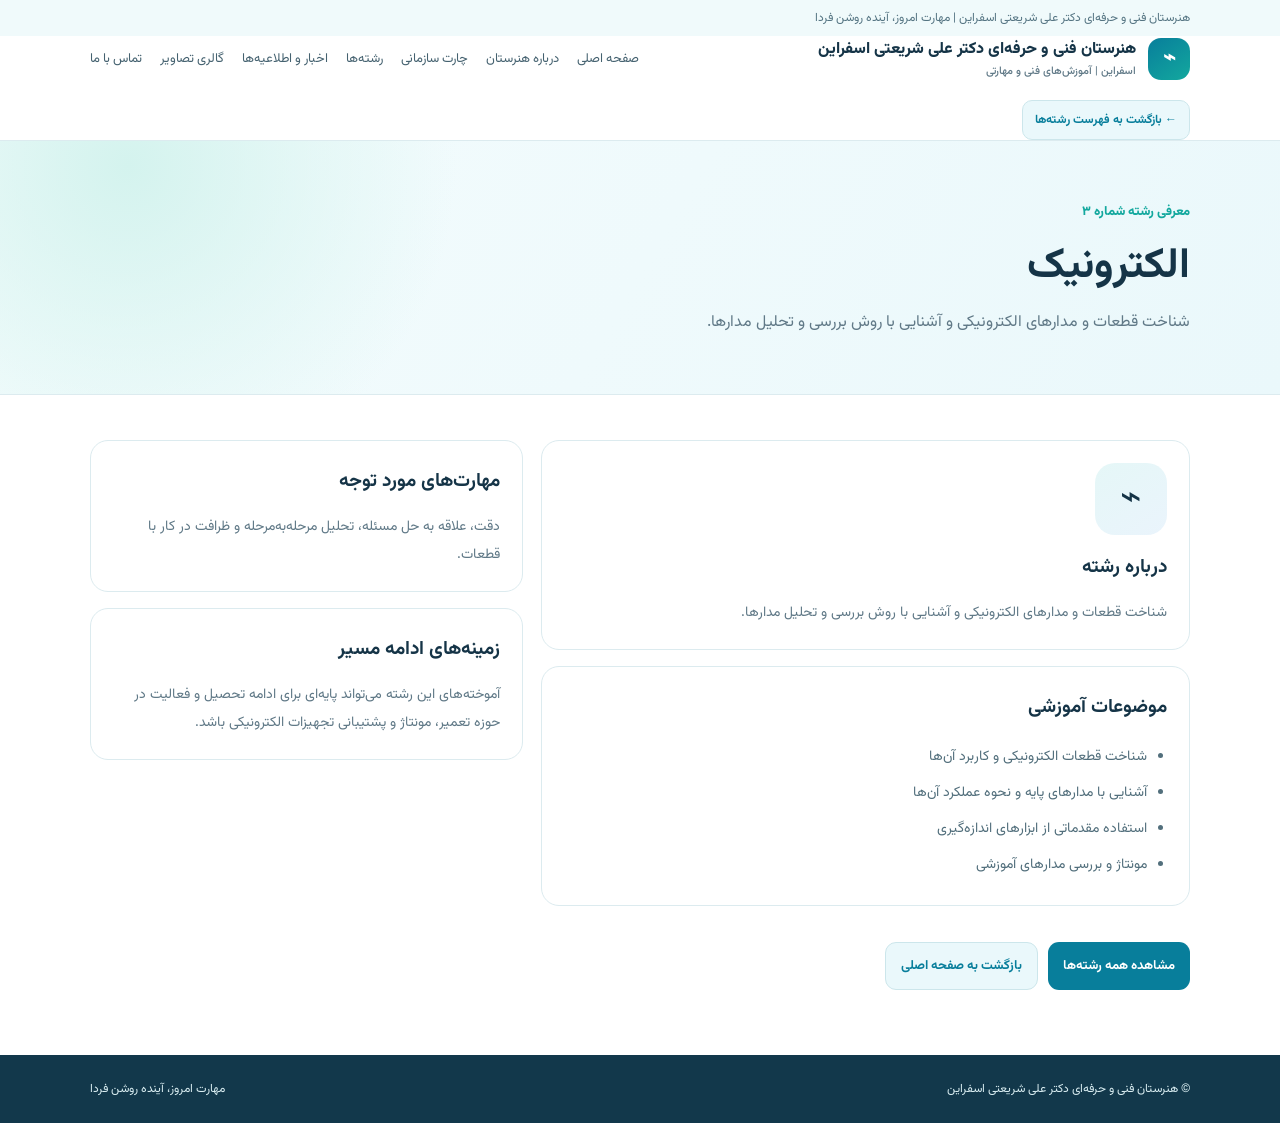
<file: pages/field-electronics.html>
<!doctype html>
<html lang="fa" dir="rtl">
<head>
<meta charset="utf-8">
<meta name="viewport" content="width=device-width,initial-scale=1">
<meta name="description" content="معرفی رشته الکترونیک در هنرستان دکتر علی شریعتی اسفراین.">
<title>الکترونیک | هنرستان دکتر علی شریعتی اسفراین</title>
<link rel="stylesheet" href="site-pages.css">
<style>
.detail-grid{display:grid;grid-template-columns:1.2fr .8fr;gap:18px}
.detail-card{background:#fff;border:1px solid var(--line);border-radius:18px;padding:22px;margin-bottom:16px}
.detail-card h2{font-size:19px;margin:0 0 12px;color:var(--ink)}
.detail-card p{margin:0;color:var(--muted);font-size:14px}
.detail-card ul{margin:0;padding-right:20px;color:#526f7c;font-size:14px}
.detail-card li{padding:4px 0}
.detail-symbol{width:72px;height:72px;border-radius:20px;background:linear-gradient(145deg,#e5f7f7,#eaf4fc);display:grid;place-items:center;font-size:36px;margin-bottom:14px}
.detail-actions{display:flex;gap:10px;flex-wrap:wrap;margin-top:20px}
.detail-actions a{display:inline-flex;align-items:center;padding:10px 15px;border-radius:11px;font-size:13px;font-weight:700}
.detail-actions .primary{background:var(--blue);color:#fff}
.detail-actions .secondary{background:#eaf8fb;color:var(--blue);border:1px solid #cce6eb}
@media(max-width:700px){.detail-grid{grid-template-columns:1fr}}
</style>
</head>
<body>
<div class="top"><div class="container">وب‌سایت رسمی هنرستان دکتر علی شریعتی اسفراین | مهارت امروز، آینده روشن فردا</div></div>
<header class="head"><div class="container nav">
<a class="brand" href="../index.html"><span class="mark">⌁</span><span class="brand-copy">هنرستان فنی و حرفه‌ای دکتر علی شریعتی<small>اسفراین | آموزش‌های فنی و مهارتی</small></span></a>
<button class="menu-btn" id="menuBtn" aria-label="باز کردن فهرست" aria-expanded="false">فهرست ☰</button>
<nav class="links" id="navlinks"><a href="../index.html">صفحه اصلی</a><a href="about.html">درباره هنرستان</a><a href="fields.html">رشته‌ها</a><a href="news.html">اخبار و اطلاعیه‌ها</a><a href="contact.html">تماس با ما</a></nav>
<a class="back-link" href="fields.html">← بازگشت به فهرست رشته‌ها</a>
</div></header>
<section class="hero"><div class="container"><span class="eyebrow">معرفی رشته شماره ۳</span><h1>الکترونیک</h1><p>رشته الکترونیک به شناخت قطعات، مدارها و شیوه عملکرد سامانه‌های الکترونیکی می‌پردازد.</p></div></section>
<main class="container content"><div class="detail-grid">
<div>
<section class="detail-card"><div class="detail-symbol">⌁</div><h2>درباره رشته</h2><p>رشته الکترونیک به شناخت قطعات، مدارها و شیوه عملکرد سامانه‌های الکترونیکی می‌پردازد. در این رشته، آموزش‌های نظری در کنار فعالیت‌های عملی و کارگاهی به درک بهتر مفاهیم کمک می‌کنند.</p></section>
<section class="detail-card"><h2>موضوعات آموزشی</h2><ul><li>شناخت قطعات الکترونیکی و کاربرد آن‌ها</li><li>آشنایی با مدارهای پایه و نحوه عملکرد آن‌ها</li><li>استفاده مقدماتی از ابزارهای اندازه‌گیری</li><li>مونتاژ و بررسی مدارهای آموزشی</li></ul></section>
</div>
<div>
<section class="detail-card"><h2>مهارت‌های مورد توجه</h2><p>دقت، علاقه به حل مسئله، تحلیل مرحله‌به‌مرحله و ظرافت در کار با قطعات.</p></section>
<section class="detail-card"><h2>زمینه‌های ادامه مسیر</h2><p>آموخته‌های این رشته می‌تواند پایه‌ای برای ادامه تحصیل و فعالیت در حوزه تعمیر، مونتاژ و پشتیبانی تجهیزات الکترونیکی باشد.</p></section>
</div>
</div><div class="detail-actions"><a class="primary" href="fields.html">مشاهده همه رشته‌ها</a><a class="secondary" href="../index.html#fields">بازگشت به صفحه اصلی</a></div></main>
<footer><div class="container"><span>© هنرستان فنی و حرفه‌ای دکتر علی شریعتی اسفراین</span><span>مهارت امروز، آینده روشن فردا</span></div></footer>
<script>
const menuBtn=document.getElementById('menuBtn');const navlinks=document.getElementById('navlinks');
if(menuBtn&&navlinks){menuBtn.addEventListener('click',()=>{const opened=navlinks.classList.toggle('open');menuBtn.setAttribute('aria-expanded',String(opened));});}
</script>
<script src="../js/site-content.js"></script>
</body></html>
</file>
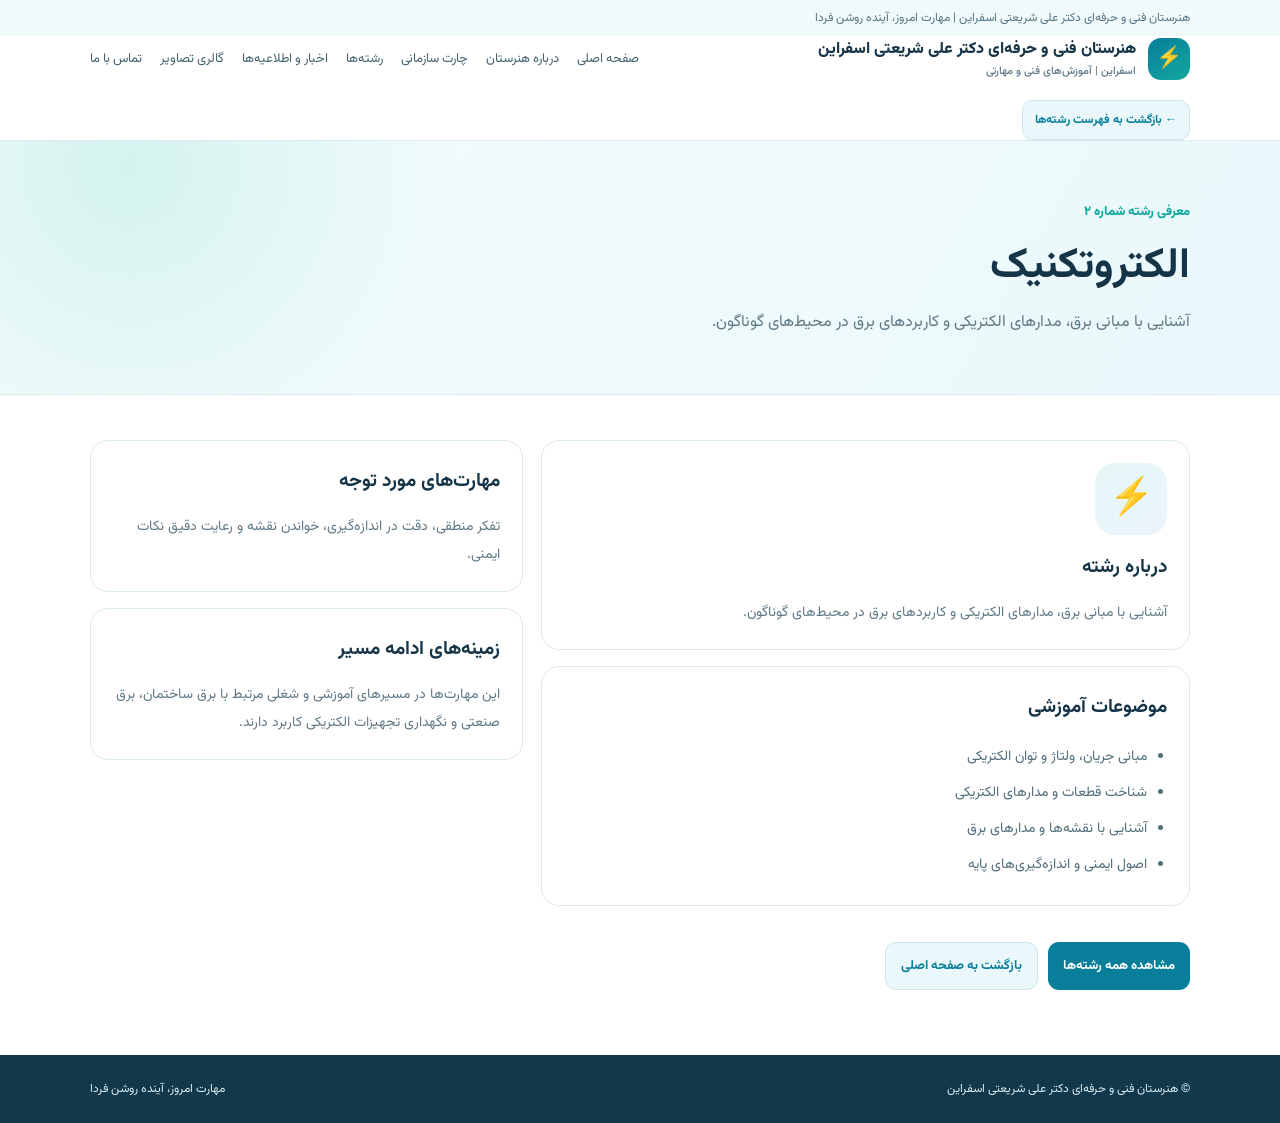
<file: pages/field-electrotechnic.html>
<!doctype html>
<html lang="fa" dir="rtl">
<head>
<meta charset="utf-8">
<meta name="viewport" content="width=device-width,initial-scale=1">
<meta name="description" content="معرفی رشته الکتروتکنیک در هنرستان دکتر علی شریعتی اسفراین.">
<title>الکتروتکنیک | هنرستان دکتر علی شریعتی اسفراین</title>
<link rel="stylesheet" href="site-pages.css">
<style>
.detail-grid{display:grid;grid-template-columns:1.2fr .8fr;gap:18px}
.detail-card{background:#fff;border:1px solid var(--line);border-radius:18px;padding:22px;margin-bottom:16px}
.detail-card h2{font-size:19px;margin:0 0 12px;color:var(--ink)}
.detail-card p{margin:0;color:var(--muted);font-size:14px}
.detail-card ul{margin:0;padding-right:20px;color:#526f7c;font-size:14px}
.detail-card li{padding:4px 0}
.detail-symbol{width:72px;height:72px;border-radius:20px;background:linear-gradient(145deg,#e5f7f7,#eaf4fc);display:grid;place-items:center;font-size:36px;margin-bottom:14px}
.detail-actions{display:flex;gap:10px;flex-wrap:wrap;margin-top:20px}
.detail-actions a{display:inline-flex;align-items:center;padding:10px 15px;border-radius:11px;font-size:13px;font-weight:700}
.detail-actions .primary{background:var(--blue);color:#fff}
.detail-actions .secondary{background:#eaf8fb;color:var(--blue);border:1px solid #cce6eb}
@media(max-width:700px){.detail-grid{grid-template-columns:1fr}}
</style>
</head>
<body>
<div class="top"><div class="container">وب‌سایت رسمی هنرستان دکتر علی شریعتی اسفراین | مهارت امروز، آینده روشن فردا</div></div>
<header class="head"><div class="container nav">
<a class="brand" href="../index.html"><span class="mark">⚡</span><span class="brand-copy">هنرستان فنی و حرفه‌ای دکتر علی شریعتی<small>اسفراین | آموزش‌های فنی و مهارتی</small></span></a>
<button class="menu-btn" id="menuBtn" aria-label="باز کردن فهرست" aria-expanded="false">فهرست ☰</button>
<nav class="links" id="navlinks"><a href="../index.html">صفحه اصلی</a><a href="about.html">درباره هنرستان</a><a href="fields.html">رشته‌ها</a><a href="news.html">اخبار و اطلاعیه‌ها</a><a href="contact.html">تماس با ما</a></nav>
<a class="back-link" href="fields.html">← بازگشت به فهرست رشته‌ها</a>
</div></header>
<section class="hero"><div class="container"><span class="eyebrow">معرفی رشته شماره ۲</span><h1>الکتروتکنیک</h1><p>الکتروتکنیک بر مبانی برق و کاربردهای آن در مدارها و تأسیسات الکتریکی تمرکز دارد.</p></div></section>
<main class="container content"><div class="detail-grid">
<div>
<section class="detail-card"><div class="detail-symbol">⚡</div><h2>درباره رشته</h2><p>الکتروتکنیک بر مبانی برق و کاربردهای آن در مدارها و تأسیسات الکتریکی تمرکز دارد. در این رشته، آموزش‌های نظری در کنار فعالیت‌های عملی و کارگاهی به درک بهتر مفاهیم کمک می‌کنند.</p></section>
<section class="detail-card"><h2>موضوعات آموزشی</h2><ul><li>مبانی جریان، ولتاژ و توان الکتریکی</li><li>شناخت قطعات و مدارهای الکتریکی</li><li>آشنایی با نقشه‌ها و مدارهای برق</li><li>اصول ایمنی و اندازه‌گیری‌های پایه</li></ul></section>
</div>
<div>
<section class="detail-card"><h2>مهارت‌های مورد توجه</h2><p>تفکر منطقی، دقت در اندازه‌گیری، خواندن نقشه و رعایت دقیق نکات ایمنی.</p></section>
<section class="detail-card"><h2>زمینه‌های ادامه مسیر</h2><p>این مهارت‌ها در مسیرهای آموزشی و شغلی مرتبط با برق ساختمان، برق صنعتی و نگهداری تجهیزات الکتریکی کاربرد دارند.</p></section>
</div>
</div><div class="detail-actions"><a class="primary" href="fields.html">مشاهده همه رشته‌ها</a><a class="secondary" href="../index.html#fields">بازگشت به صفحه اصلی</a></div></main>
<footer><div class="container"><span>© هنرستان فنی و حرفه‌ای دکتر علی شریعتی اسفراین</span><span>مهارت امروز، آینده روشن فردا</span></div></footer>
<script>
const menuBtn=document.getElementById('menuBtn');const navlinks=document.getElementById('navlinks');
if(menuBtn&&navlinks){menuBtn.addEventListener('click',()=>{const opened=navlinks.classList.toggle('open');menuBtn.setAttribute('aria-expanded',String(opened));});}
</script>
<script src="../js/site-content.js"></script>
</body></html>
</file>
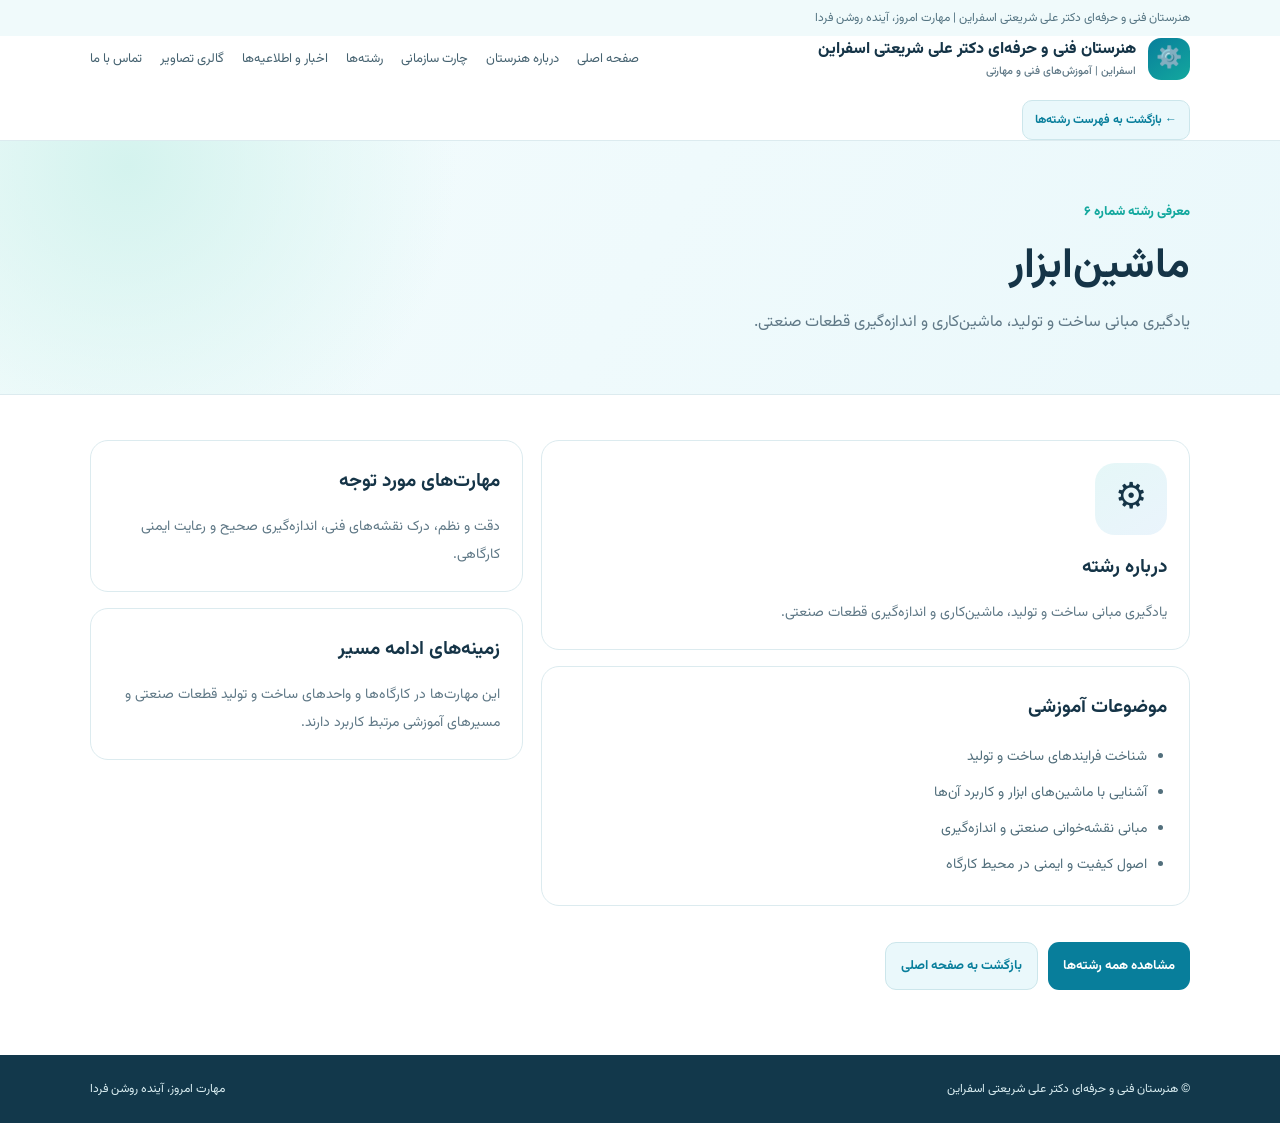
<file: pages/field-machinetools.html>
<!doctype html>
<html lang="fa" dir="rtl">
<head>
<meta charset="utf-8">
<meta name="viewport" content="width=device-width,initial-scale=1">
<meta name="description" content="معرفی رشته ماشین‌ابزار در هنرستان دکتر علی شریعتی اسفراین.">
<title>ماشین‌ابزار | هنرستان دکتر علی شریعتی اسفراین</title>
<link rel="stylesheet" href="site-pages.css">
<style>
.detail-grid{display:grid;grid-template-columns:1.2fr .8fr;gap:18px}
.detail-card{background:#fff;border:1px solid var(--line);border-radius:18px;padding:22px;margin-bottom:16px}
.detail-card h2{font-size:19px;margin:0 0 12px;color:var(--ink)}
.detail-card p{margin:0;color:var(--muted);font-size:14px}
.detail-card ul{margin:0;padding-right:20px;color:#526f7c;font-size:14px}
.detail-card li{padding:4px 0}
.detail-symbol{width:72px;height:72px;border-radius:20px;background:linear-gradient(145deg,#e5f7f7,#eaf4fc);display:grid;place-items:center;font-size:36px;margin-bottom:14px}
.detail-actions{display:flex;gap:10px;flex-wrap:wrap;margin-top:20px}
.detail-actions a{display:inline-flex;align-items:center;padding:10px 15px;border-radius:11px;font-size:13px;font-weight:700}
.detail-actions .primary{background:var(--blue);color:#fff}
.detail-actions .secondary{background:#eaf8fb;color:var(--blue);border:1px solid #cce6eb}
@media(max-width:700px){.detail-grid{grid-template-columns:1fr}}
</style>
</head>
<body>
<div class="top"><div class="container">وب‌سایت رسمی هنرستان دکتر علی شریعتی اسفراین | مهارت امروز، آینده روشن فردا</div></div>
<header class="head"><div class="container nav">
<a class="brand" href="../index.html"><span class="mark">⚙️</span><span class="brand-copy">هنرستان فنی و حرفه‌ای دکتر علی شریعتی<small>اسفراین | آموزش‌های فنی و مهارتی</small></span></a>
<button class="menu-btn" id="menuBtn" aria-label="باز کردن فهرست" aria-expanded="false">فهرست ☰</button>
<nav class="links" id="navlinks"><a href="../index.html">صفحه اصلی</a><a href="about.html">درباره هنرستان</a><a href="fields.html">رشته‌ها</a><a href="news.html">اخبار و اطلاعیه‌ها</a><a href="contact.html">تماس با ما</a></nav>
<a class="back-link" href="fields.html">← بازگشت به فهرست رشته‌ها</a>
</div></header>
<section class="hero"><div class="container"><span class="eyebrow">معرفی رشته شماره ۶</span><h1>ماشین‌ابزار</h1><p>ماشین‌ابزار بر فرایندهای ساخت و تولید، ماشین‌کاری و اندازه‌گیری قطعات تمرکز دارد.</p></div></section>
<main class="container content"><div class="detail-grid">
<div>
<section class="detail-card"><div class="detail-symbol">⚙️</div><h2>درباره رشته</h2><p>ماشین‌ابزار بر فرایندهای ساخت و تولید، ماشین‌کاری و اندازه‌گیری قطعات تمرکز دارد. در این رشته، آموزش‌های نظری در کنار فعالیت‌های عملی و کارگاهی به درک بهتر مفاهیم کمک می‌کنند.</p></section>
<section class="detail-card"><h2>موضوعات آموزشی</h2><ul><li>شناخت فرایندهای ساخت و تولید</li><li>آشنایی با ماشین‌های ابزار و کاربرد آن‌ها</li><li>مبانی نقشه‌خوانی صنعتی و اندازه‌گیری</li><li>اصول کیفیت و ایمنی در محیط کارگاه</li></ul></section>
</div>
<div>
<section class="detail-card"><h2>مهارت‌های مورد توجه</h2><p>دقت و نظم، درک نقشه‌های فنی، اندازه‌گیری صحیح و رعایت ایمنی کارگاهی.</p></section>
<section class="detail-card"><h2>زمینه‌های ادامه مسیر</h2><p>این مهارت‌ها در کارگاه‌ها و واحدهای ساخت و تولید قطعات صنعتی و مسیرهای آموزشی مرتبط کاربرد دارند.</p></section>
</div>
</div><div class="detail-actions"><a class="primary" href="fields.html">مشاهده همه رشته‌ها</a><a class="secondary" href="../index.html#fields">بازگشت به صفحه اصلی</a></div></main>
<footer><div class="container"><span>© هنرستان فنی و حرفه‌ای دکتر علی شریعتی اسفراین</span><span>مهارت امروز، آینده روشن فردا</span></div></footer>
<script>
const menuBtn=document.getElementById('menuBtn');const navlinks=document.getElementById('navlinks');
if(menuBtn&&navlinks){menuBtn.addEventListener('click',()=>{const opened=navlinks.classList.toggle('open');menuBtn.setAttribute('aria-expanded',String(opened));});}
</script>
<script src="../js/site-content.js"></script>
</body></html>
</file>
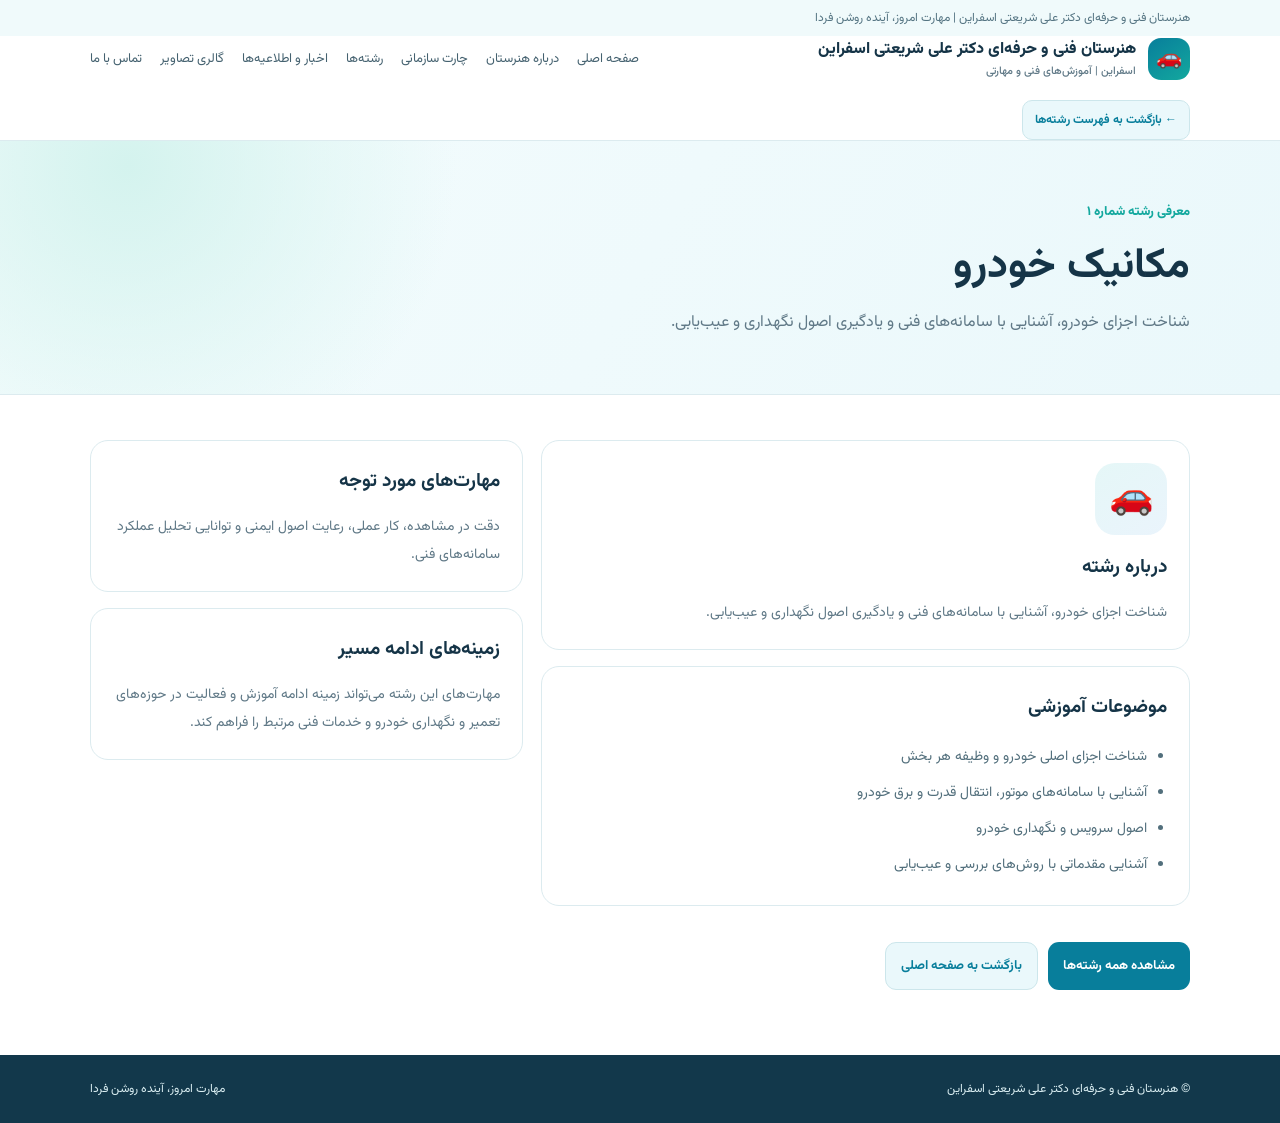
<file: pages/field-mechanic.html>
<!doctype html>
<html lang="fa" dir="rtl">
<head>
<meta charset="utf-8">
<meta name="viewport" content="width=device-width,initial-scale=1">
<meta name="description" content="معرفی رشته مکانیک خودرو در هنرستان دکتر علی شریعتی اسفراین.">
<title>مکانیک خودرو | هنرستان دکتر علی شریعتی اسفراین</title>
<link rel="stylesheet" href="site-pages.css">
<style>
.detail-grid{display:grid;grid-template-columns:1.2fr .8fr;gap:18px}
.detail-card{background:#fff;border:1px solid var(--line);border-radius:18px;padding:22px;margin-bottom:16px}
.detail-card h2{font-size:19px;margin:0 0 12px;color:var(--ink)}
.detail-card p{margin:0;color:var(--muted);font-size:14px}
.detail-card ul{margin:0;padding-right:20px;color:#526f7c;font-size:14px}
.detail-card li{padding:4px 0}
.detail-symbol{width:72px;height:72px;border-radius:20px;background:linear-gradient(145deg,#e5f7f7,#eaf4fc);display:grid;place-items:center;font-size:36px;margin-bottom:14px}
.detail-actions{display:flex;gap:10px;flex-wrap:wrap;margin-top:20px}
.detail-actions a{display:inline-flex;align-items:center;padding:10px 15px;border-radius:11px;font-size:13px;font-weight:700}
.detail-actions .primary{background:var(--blue);color:#fff}
.detail-actions .secondary{background:#eaf8fb;color:var(--blue);border:1px solid #cce6eb}
@media(max-width:700px){.detail-grid{grid-template-columns:1fr}}
</style>
</head>
<body>
<div class="top"><div class="container">وب‌سایت رسمی هنرستان دکتر علی شریعتی اسفراین | مهارت امروز، آینده روشن فردا</div></div>
<header class="head"><div class="container nav">
<a class="brand" href="../index.html"><span class="mark">🚗</span><span class="brand-copy">هنرستان فنی و حرفه‌ای دکتر علی شریعتی<small>اسفراین | آموزش‌های فنی و مهارتی</small></span></a>
<button class="menu-btn" id="menuBtn" aria-label="باز کردن فهرست" aria-expanded="false">فهرست ☰</button>
<nav class="links" id="navlinks"><a href="../index.html">صفحه اصلی</a><a href="about.html">درباره هنرستان</a><a href="fields.html">رشته‌ها</a><a href="news.html">اخبار و اطلاعیه‌ها</a><a href="contact.html">تماس با ما</a></nav>
<a class="back-link" href="fields.html">← بازگشت به فهرست رشته‌ها</a>
</div></header>
<section class="hero"><div class="container"><span class="eyebrow">معرفی رشته شماره ۱</span><h1>مکانیک خودرو</h1><p>رشته مکانیک خودرو به شناخت ساختار خودرو و بررسی سامانه‌های اصلی آن می‌پردازد.</p></div></section>
<main class="container content"><div class="detail-grid">
<div>
<section class="detail-card"><div class="detail-symbol">🚗</div><h2>درباره رشته</h2><p>رشته مکانیک خودرو به شناخت ساختار خودرو و بررسی سامانه‌های اصلی آن می‌پردازد. در این رشته، آموزش‌های نظری در کنار فعالیت‌های عملی و کارگاهی به درک بهتر مفاهیم کمک می‌کنند.</p></section>
<section class="detail-card"><h2>موضوعات آموزشی</h2><ul><li>شناخت اجزای اصلی خودرو و وظیفه هر بخش</li><li>آشنایی با سامانه‌های موتور، انتقال قدرت و برق خودرو</li><li>اصول سرویس و نگهداری خودرو</li><li>آشنایی مقدماتی با روش‌های بررسی و عیب‌یابی</li></ul></section>
</div>
<div>
<section class="detail-card"><h2>مهارت‌های مورد توجه</h2><p>دقت در مشاهده، کار عملی، رعایت اصول ایمنی و توانایی تحلیل عملکرد سامانه‌های فنی.</p></section>
<section class="detail-card"><h2>زمینه‌های ادامه مسیر</h2><p>مهارت‌های این رشته می‌تواند زمینه ادامه آموزش و فعالیت در حوزه‌های تعمیر و نگهداری خودرو و خدمات فنی مرتبط را فراهم کند.</p></section>
</div>
</div><div class="detail-actions"><a class="primary" href="fields.html">مشاهده همه رشته‌ها</a><a class="secondary" href="../index.html#fields">بازگشت به صفحه اصلی</a></div></main>
<footer><div class="container"><span>© هنرستان فنی و حرفه‌ای دکتر علی شریعتی اسفراین</span><span>مهارت امروز، آینده روشن فردا</span></div></footer>
<script>
const menuBtn=document.getElementById('menuBtn');const navlinks=document.getElementById('navlinks');
if(menuBtn&&navlinks){menuBtn.addEventListener('click',()=>{const opened=navlinks.classList.toggle('open');menuBtn.setAttribute('aria-expanded',String(opened));});}
</script>
<script src="../js/site-content.js"></script>
</body></html>
</file>
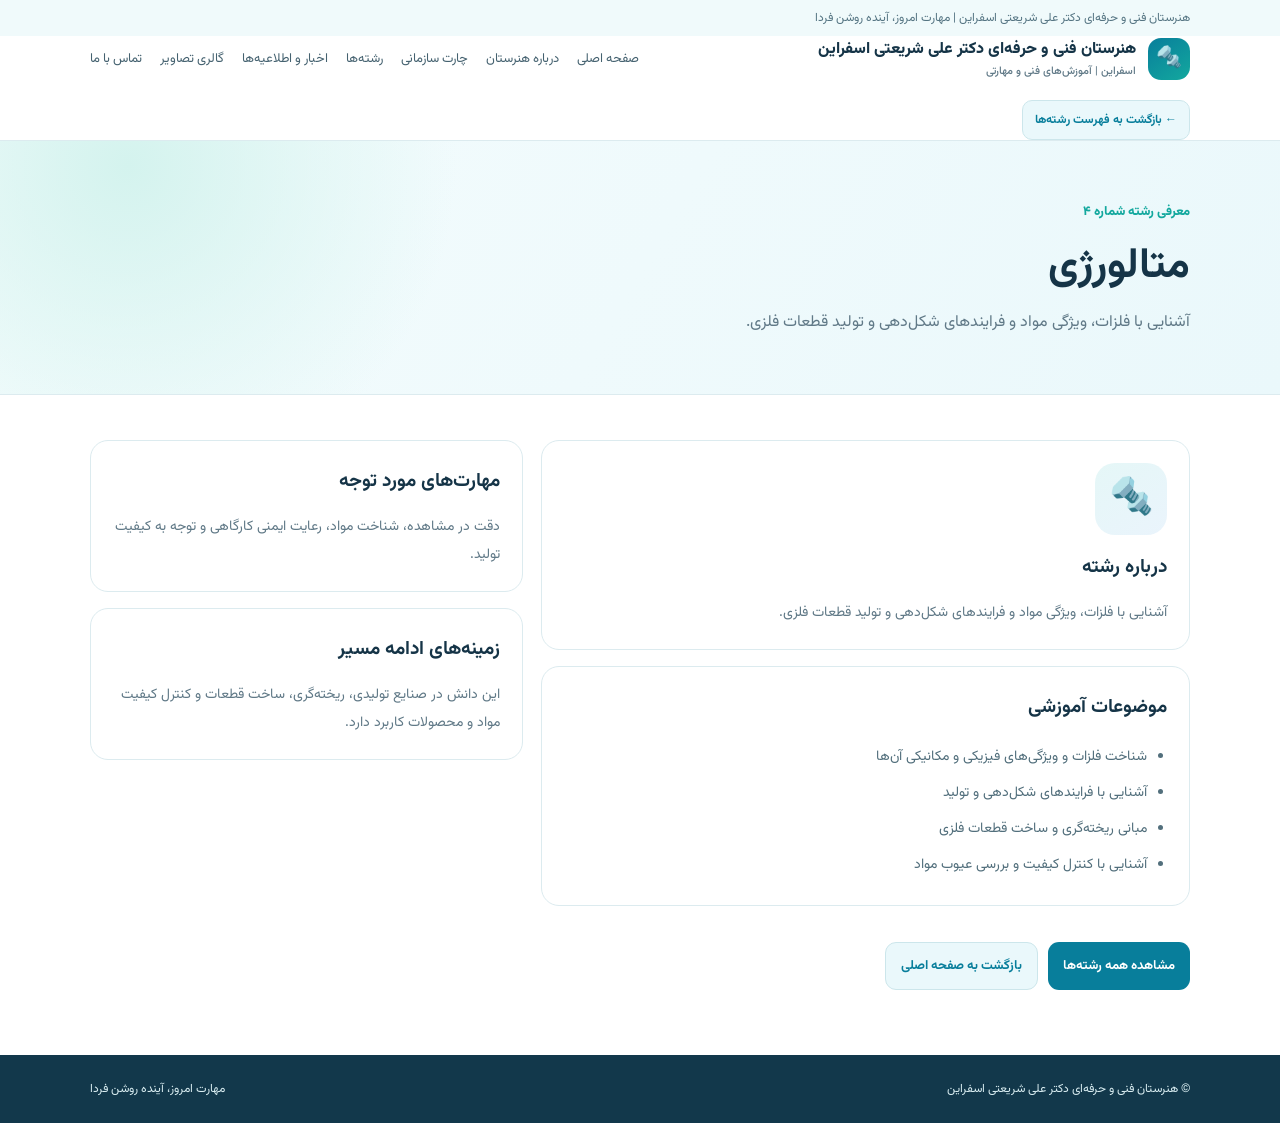
<file: pages/field-metallurgy.html>
<!doctype html>
<html lang="fa" dir="rtl">
<head>
<meta charset="utf-8">
<meta name="viewport" content="width=device-width,initial-scale=1">
<meta name="description" content="معرفی رشته متالورژی در هنرستان دکتر علی شریعتی اسفراین.">
<title>متالورژی | هنرستان دکتر علی شریعتی اسفراین</title>
<link rel="stylesheet" href="site-pages.css">
<style>
.detail-grid{display:grid;grid-template-columns:1.2fr .8fr;gap:18px}
.detail-card{background:#fff;border:1px solid var(--line);border-radius:18px;padding:22px;margin-bottom:16px}
.detail-card h2{font-size:19px;margin:0 0 12px;color:var(--ink)}
.detail-card p{margin:0;color:var(--muted);font-size:14px}
.detail-card ul{margin:0;padding-right:20px;color:#526f7c;font-size:14px}
.detail-card li{padding:4px 0}
.detail-symbol{width:72px;height:72px;border-radius:20px;background:linear-gradient(145deg,#e5f7f7,#eaf4fc);display:grid;place-items:center;font-size:36px;margin-bottom:14px}
.detail-actions{display:flex;gap:10px;flex-wrap:wrap;margin-top:20px}
.detail-actions a{display:inline-flex;align-items:center;padding:10px 15px;border-radius:11px;font-size:13px;font-weight:700}
.detail-actions .primary{background:var(--blue);color:#fff}
.detail-actions .secondary{background:#eaf8fb;color:var(--blue);border:1px solid #cce6eb}
@media(max-width:700px){.detail-grid{grid-template-columns:1fr}}
</style>
</head>
<body>
<div class="top"><div class="container">وب‌سایت رسمی هنرستان دکتر علی شریعتی اسفراین | مهارت امروز، آینده روشن فردا</div></div>
<header class="head"><div class="container nav">
<a class="brand" href="../index.html"><span class="mark">🔩</span><span class="brand-copy">هنرستان فنی و حرفه‌ای دکتر علی شریعتی<small>اسفراین | آموزش‌های فنی و مهارتی</small></span></a>
<button class="menu-btn" id="menuBtn" aria-label="باز کردن فهرست" aria-expanded="false">فهرست ☰</button>
<nav class="links" id="navlinks"><a href="../index.html">صفحه اصلی</a><a href="about.html">درباره هنرستان</a><a href="fields.html">رشته‌ها</a><a href="news.html">اخبار و اطلاعیه‌ها</a><a href="contact.html">تماس با ما</a></nav>
<a class="back-link" href="fields.html">← بازگشت به فهرست رشته‌ها</a>
</div></header>
<section class="hero"><div class="container"><span class="eyebrow">معرفی رشته شماره ۴</span><h1>متالورژی</h1><p>متالورژی به شناخت فلزات، خواص مواد و فرایندهای تبدیل مواد به قطعات و محصولات فلزی می‌پردازد.</p></div></section>
<main class="container content"><div class="detail-grid">
<div>
<section class="detail-card"><div class="detail-symbol">🔩</div><h2>درباره رشته</h2><p>متالورژی به شناخت فلزات، خواص مواد و فرایندهای تبدیل مواد به قطعات و محصولات فلزی می‌پردازد. در این رشته، آموزش‌های نظری در کنار فعالیت‌های عملی و کارگاهی به درک بهتر مفاهیم کمک می‌کنند.</p></section>
<section class="detail-card"><h2>موضوعات آموزشی</h2><ul><li>شناخت فلزات و ویژگی‌های فیزیکی و مکانیکی آن‌ها</li><li>آشنایی با فرایندهای شکل‌دهی و تولید</li><li>مبانی ریخته‌گری و ساخت قطعات فلزی</li><li>آشنایی با کنترل کیفیت و بررسی عیوب مواد</li></ul></section>
</div>
<div>
<section class="detail-card"><h2>مهارت‌های مورد توجه</h2><p>دقت در مشاهده، شناخت مواد، رعایت ایمنی کارگاهی و توجه به کیفیت تولید.</p></section>
<section class="detail-card"><h2>زمینه‌های ادامه مسیر</h2><p>این دانش در صنایع تولیدی، ریخته‌گری، ساخت قطعات و کنترل کیفیت مواد و محصولات کاربرد دارد.</p></section>
</div>
</div><div class="detail-actions"><a class="primary" href="fields.html">مشاهده همه رشته‌ها</a><a class="secondary" href="../index.html#fields">بازگشت به صفحه اصلی</a></div></main>
<footer><div class="container"><span>© هنرستان فنی و حرفه‌ای دکتر علی شریعتی اسفراین</span><span>مهارت امروز، آینده روشن فردا</span></div></footer>
<script>
const menuBtn=document.getElementById('menuBtn');const navlinks=document.getElementById('navlinks');
if(menuBtn&&navlinks){menuBtn.addEventListener('click',()=>{const opened=navlinks.classList.toggle('open');menuBtn.setAttribute('aria-expanded',String(opened));});}
</script>
<script src="../js/site-content.js"></script>
</body></html>
</file>
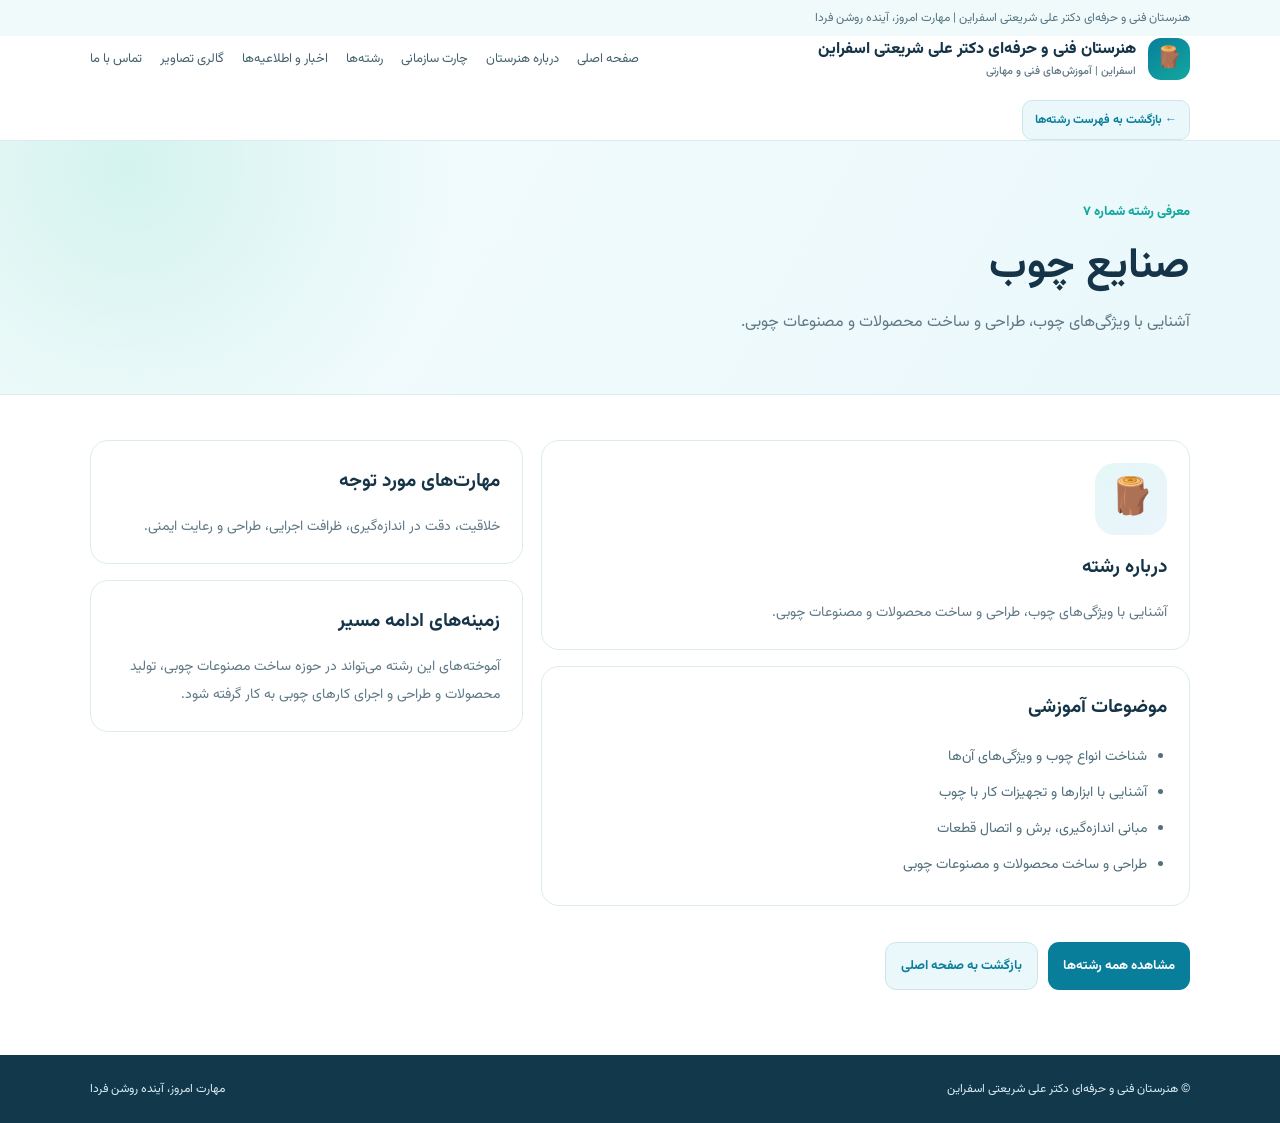
<file: pages/field-woodindustries.html>
<!doctype html>
<html lang="fa" dir="rtl">
<head>
<meta charset="utf-8">
<meta name="viewport" content="width=device-width,initial-scale=1">
<meta name="description" content="معرفی رشته صنایع چوب در هنرستان دکتر علی شریعتی اسفراین.">
<title>صنایع چوب | هنرستان دکتر علی شریعتی اسفراین</title>
<link rel="stylesheet" href="site-pages.css">
<style>
.detail-grid{display:grid;grid-template-columns:1.2fr .8fr;gap:18px}
.detail-card{background:#fff;border:1px solid var(--line);border-radius:18px;padding:22px;margin-bottom:16px}
.detail-card h2{font-size:19px;margin:0 0 12px;color:var(--ink)}
.detail-card p{margin:0;color:var(--muted);font-size:14px}
.detail-card ul{margin:0;padding-right:20px;color:#526f7c;font-size:14px}
.detail-card li{padding:4px 0}
.detail-symbol{width:72px;height:72px;border-radius:20px;background:linear-gradient(145deg,#e5f7f7,#eaf4fc);display:grid;place-items:center;font-size:36px;margin-bottom:14px}
.detail-actions{display:flex;gap:10px;flex-wrap:wrap;margin-top:20px}
.detail-actions a{display:inline-flex;align-items:center;padding:10px 15px;border-radius:11px;font-size:13px;font-weight:700}
.detail-actions .primary{background:var(--blue);color:#fff}
.detail-actions .secondary{background:#eaf8fb;color:var(--blue);border:1px solid #cce6eb}
@media(max-width:700px){.detail-grid{grid-template-columns:1fr}}
</style>
</head>
<body>
<div class="top"><div class="container">وب‌سایت رسمی هنرستان دکتر علی شریعتی اسفراین | مهارت امروز، آینده روشن فردا</div></div>
<header class="head"><div class="container nav">
<a class="brand" href="../index.html"><span class="mark">🪵</span><span class="brand-copy">هنرستان فنی و حرفه‌ای دکتر علی شریعتی<small>اسفراین | آموزش‌های فنی و مهارتی</small></span></a>
<button class="menu-btn" id="menuBtn" aria-label="باز کردن فهرست" aria-expanded="false">فهرست ☰</button>
<nav class="links" id="navlinks"><a href="../index.html">صفحه اصلی</a><a href="about.html">درباره هنرستان</a><a href="fields.html">رشته‌ها</a><a href="news.html">اخبار و اطلاعیه‌ها</a><a href="contact.html">تماس با ما</a></nav>
<a class="back-link" href="fields.html">← بازگشت به فهرست رشته‌ها</a>
</div></header>
<section class="hero"><div class="container"><span class="eyebrow">معرفی رشته شماره ۷</span><h1>صنایع چوب</h1><p>صنایع چوب به شناخت ویژگی‌های چوب و مواد وابسته، طراحی و ساخت محصولات چوبی می‌پردازد.</p></div></section>
<main class="container content"><div class="detail-grid">
<div>
<section class="detail-card"><div class="detail-symbol">🪵</div><h2>درباره رشته</h2><p>صنایع چوب به شناخت ویژگی‌های چوب و مواد وابسته، طراحی و ساخت محصولات چوبی می‌پردازد. در این رشته، آموزش‌های نظری در کنار فعالیت‌های عملی و کارگاهی به درک بهتر مفاهیم کمک می‌کنند.</p></section>
<section class="detail-card"><h2>موضوعات آموزشی</h2><ul><li>شناخت انواع چوب و ویژگی‌های آن‌ها</li><li>آشنایی با ابزارها و تجهیزات کار با چوب</li><li>مبانی اندازه‌گیری، برش و اتصال قطعات</li><li>طراحی و ساخت محصولات و مصنوعات چوبی</li></ul></section>
</div>
<div>
<section class="detail-card"><h2>مهارت‌های مورد توجه</h2><p>خلاقیت، دقت در اندازه‌گیری، ظرافت اجرایی، طراحی و رعایت ایمنی.</p></section>
<section class="detail-card"><h2>زمینه‌های ادامه مسیر</h2><p>آموخته‌های این رشته می‌تواند در حوزه ساخت مصنوعات چوبی، تولید محصولات و طراحی و اجرای کارهای چوبی به کار گرفته شود.</p></section>
</div>
</div><div class="detail-actions"><a class="primary" href="fields.html">مشاهده همه رشته‌ها</a><a class="secondary" href="../index.html#fields">بازگشت به صفحه اصلی</a></div></main>
<footer><div class="container"><span>© هنرستان فنی و حرفه‌ای دکتر علی شریعتی اسفراین</span><span>مهارت امروز، آینده روشن فردا</span></div></footer>
<script>
const menuBtn=document.getElementById('menuBtn');const navlinks=document.getElementById('navlinks');
if(menuBtn&&navlinks){menuBtn.addEventListener('click',()=>{const opened=navlinks.classList.toggle('open');menuBtn.setAttribute('aria-expanded',String(opened));});}
</script>
<script src="../js/site-content.js"></script>
</body></html>
</file>
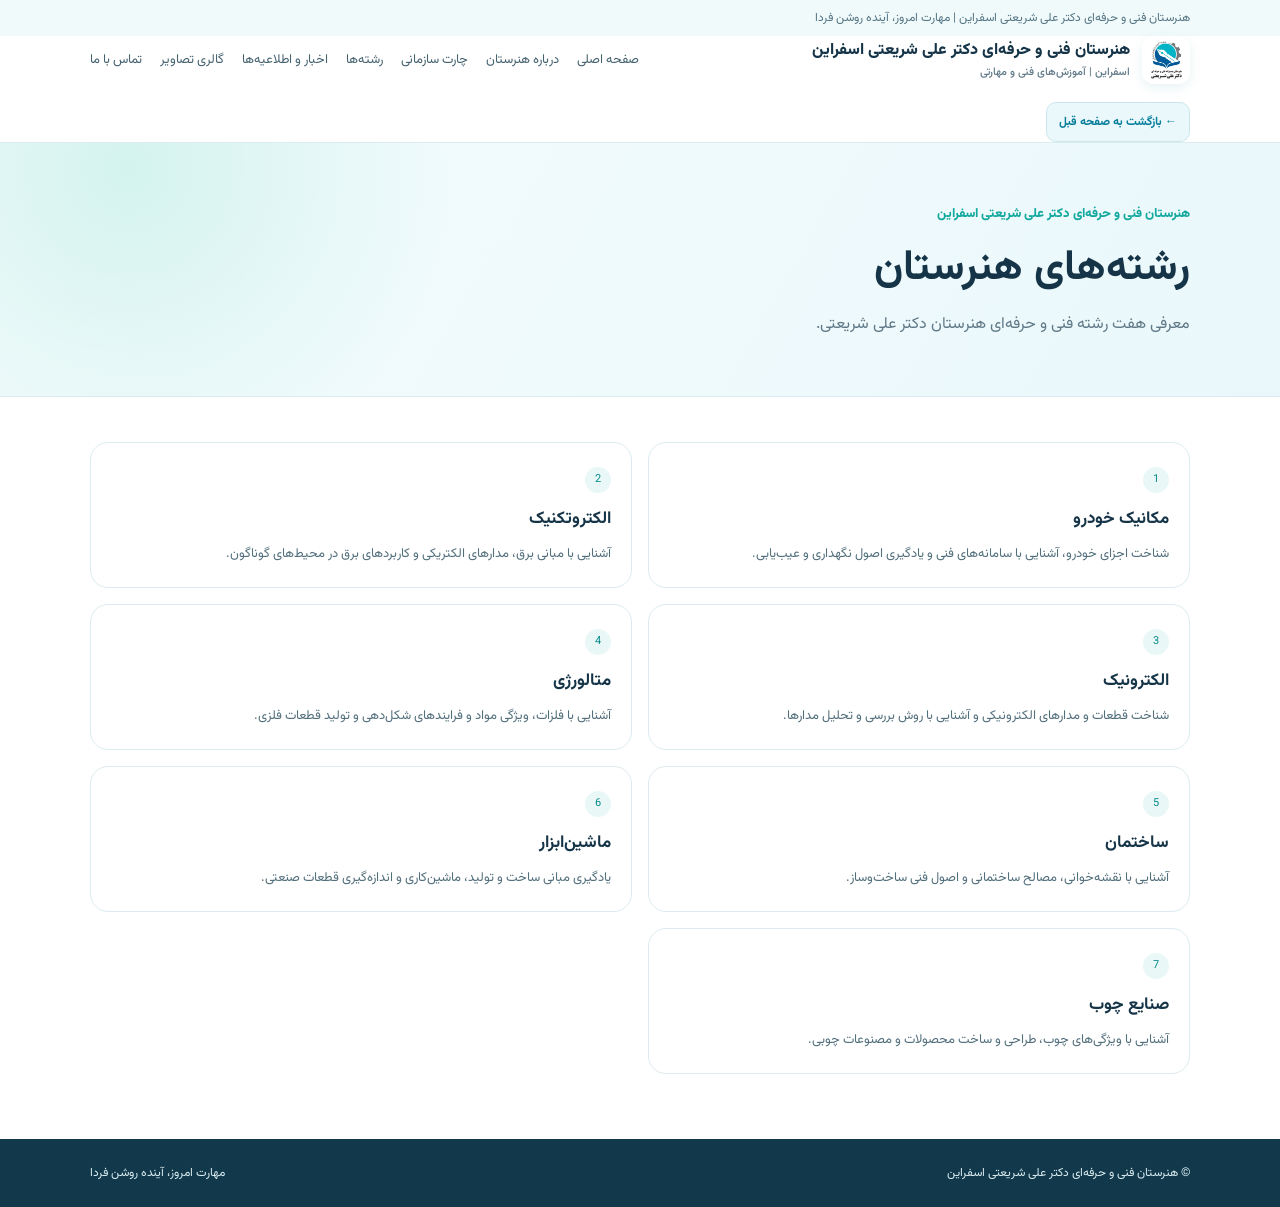
<file: pages/fields.html>
<!doctype html><html lang="fa" dir="rtl"><head><meta charset="utf-8"><meta name="viewport" content="width=device-width,initial-scale=1"><meta name="description" content="معرفی هفت رشته فنی و حرفه‌ای هنرستان دکتر علی شریعتی."><title>رشته‌های هنرستان | هنرستان دکتر علی شریعتی اسفراین</title><link rel="stylesheet" href="site-pages.css"></head><body><div class="top"><div class="container">وب‌سایت رسمی هنرستان دکتر علی شریعتی اسفراین | مهارت امروز، آینده روشن فردا</div></div><header class="head"><div class="container nav"><a class="brand" href="../index.html"><img class="brand-logo" src="[data-uri]" alt="لوگوی رسمی هنرستان دکتر علی شریعتی"><span class="brand-copy">هنرستان فنی و حرفه‌ای دکتر علی شریعتی<small>اسفراین | آموزش‌های فنی و مهارتی</small></span></a><button class="menu-btn" id="menuBtn" aria-label="باز کردن فهرست" aria-expanded="false">فهرست ☰</button><nav class="links" id="navlinks"><a href="../index.html">صفحه اصلی</a><a href="about.html">درباره هنرستان</a><a href="fields.html">رشته‌ها</a><a href="news.html">اخبار و اطلاعیه‌ها</a><a href="contact.html">تماس با ما</a></nav><a class="back-link" href="../index.html" onclick="if(history.length>1){history.back();return false;}">← بازگشت به صفحه قبل</a></div></header><section class="hero"><div class="container"><span class="eyebrow">هنرستان فنی و حرفه‌ای دکتر علی شریعتی اسفراین</span><h1>رشته‌های هنرستان</h1><p>معرفی هفت رشته فنی و حرفه‌ای هنرستان دکتر علی شریعتی.</p></div></section><main class="container content"><div class="grid"><a class="card" href="field-mechanic.html"><span class="tag">۱</span><h3>مکانیک خودرو</h3><p>آشنایی با اجزای خودرو، سامانه‌های فنی، اصول نگهداری و مبانی عیب‌یابی.</p></a><a class="card" href="field-electrotechnic.html"><span class="tag">۲</span><h3>الکتروتکنیک</h3><p>یادگیری مبانی برق، مدارهای الکتریکی و کاربردهای برق در محیط‌های مختلف.</p></a><a class="card" href="field-electronics.html"><span class="tag">۳</span><h3>الکترونیک</h3><p>شناخت قطعات و مدارهای الکترونیکی و بررسی عملکرد مدارها.</p></a><a class="card" href="field-metallurgy.html"><span class="tag">۴</span><h3>متالورژی</h3><p>آشنایی با فلزات، خواص مواد و فرایندهای شکل‌دهی و تولید قطعات فلزی.</p></a><a class="card" href="field-building.html"><span class="tag">۵</span><h3>ساختمان</h3><p>آشنایی با نقشه‌خوانی، مصالح ساختمانی و اصول فنی ساخت‌وساز.</p></a><a class="card" href="field-machinetools.html"><span class="tag">۶</span><h3>ماشین‌ابزار</h3><p>یادگیری مبانی ساخت و تولید، ماشین‌کاری و اندازه‌گیری قطعات صنعتی.</p></a><a class="card" href="field-woodindustries.html"><span class="tag">۷</span><h3>صنایع چوب</h3><p>آشنایی با ویژگی‌های چوب، طراحی و ساخت محصولات و مصنوعات چوبی.</p></a></div></main><footer><div class="container"><span>© هنرستان فنی و حرفه‌ای دکتر علی شریعتی اسفراین</span><span>مهارت امروز، آینده روشن فردا</span></div></footer><script src="../js/site-content.js"></script>
</body></html>
</file>
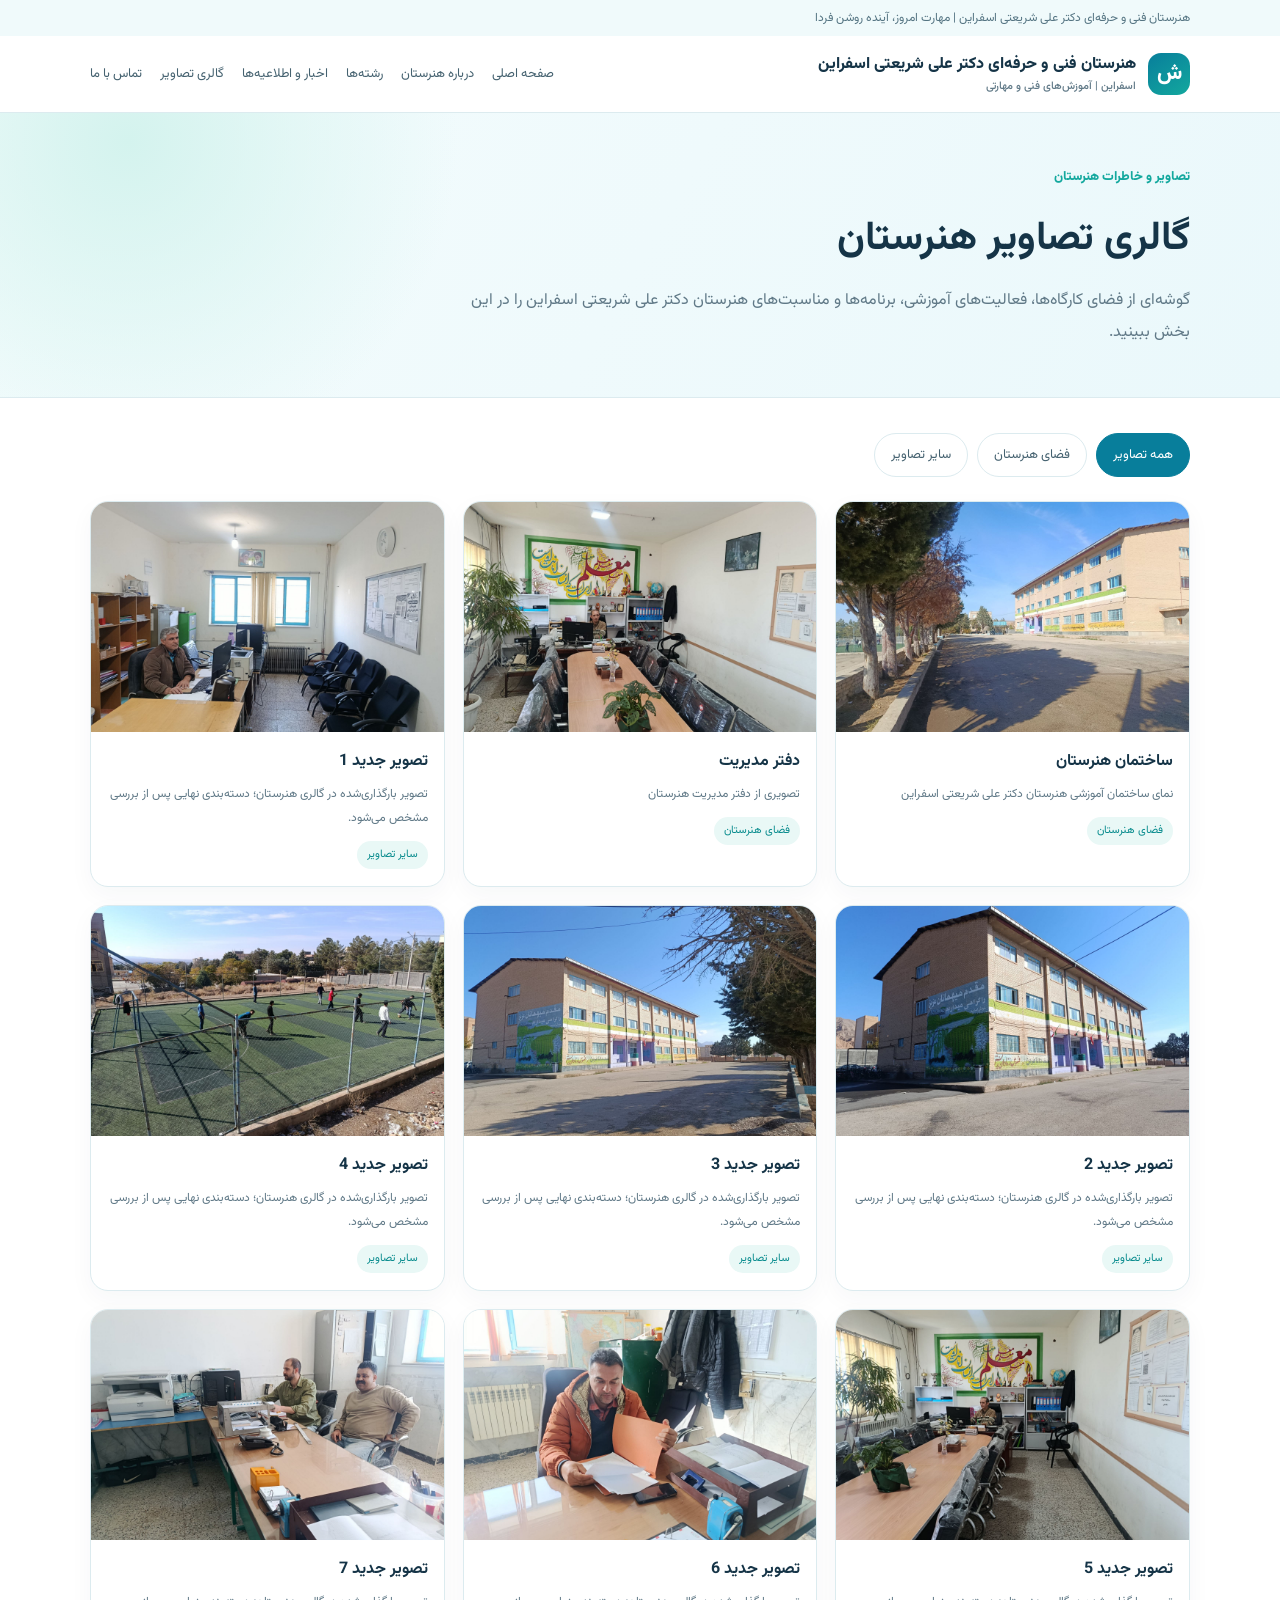
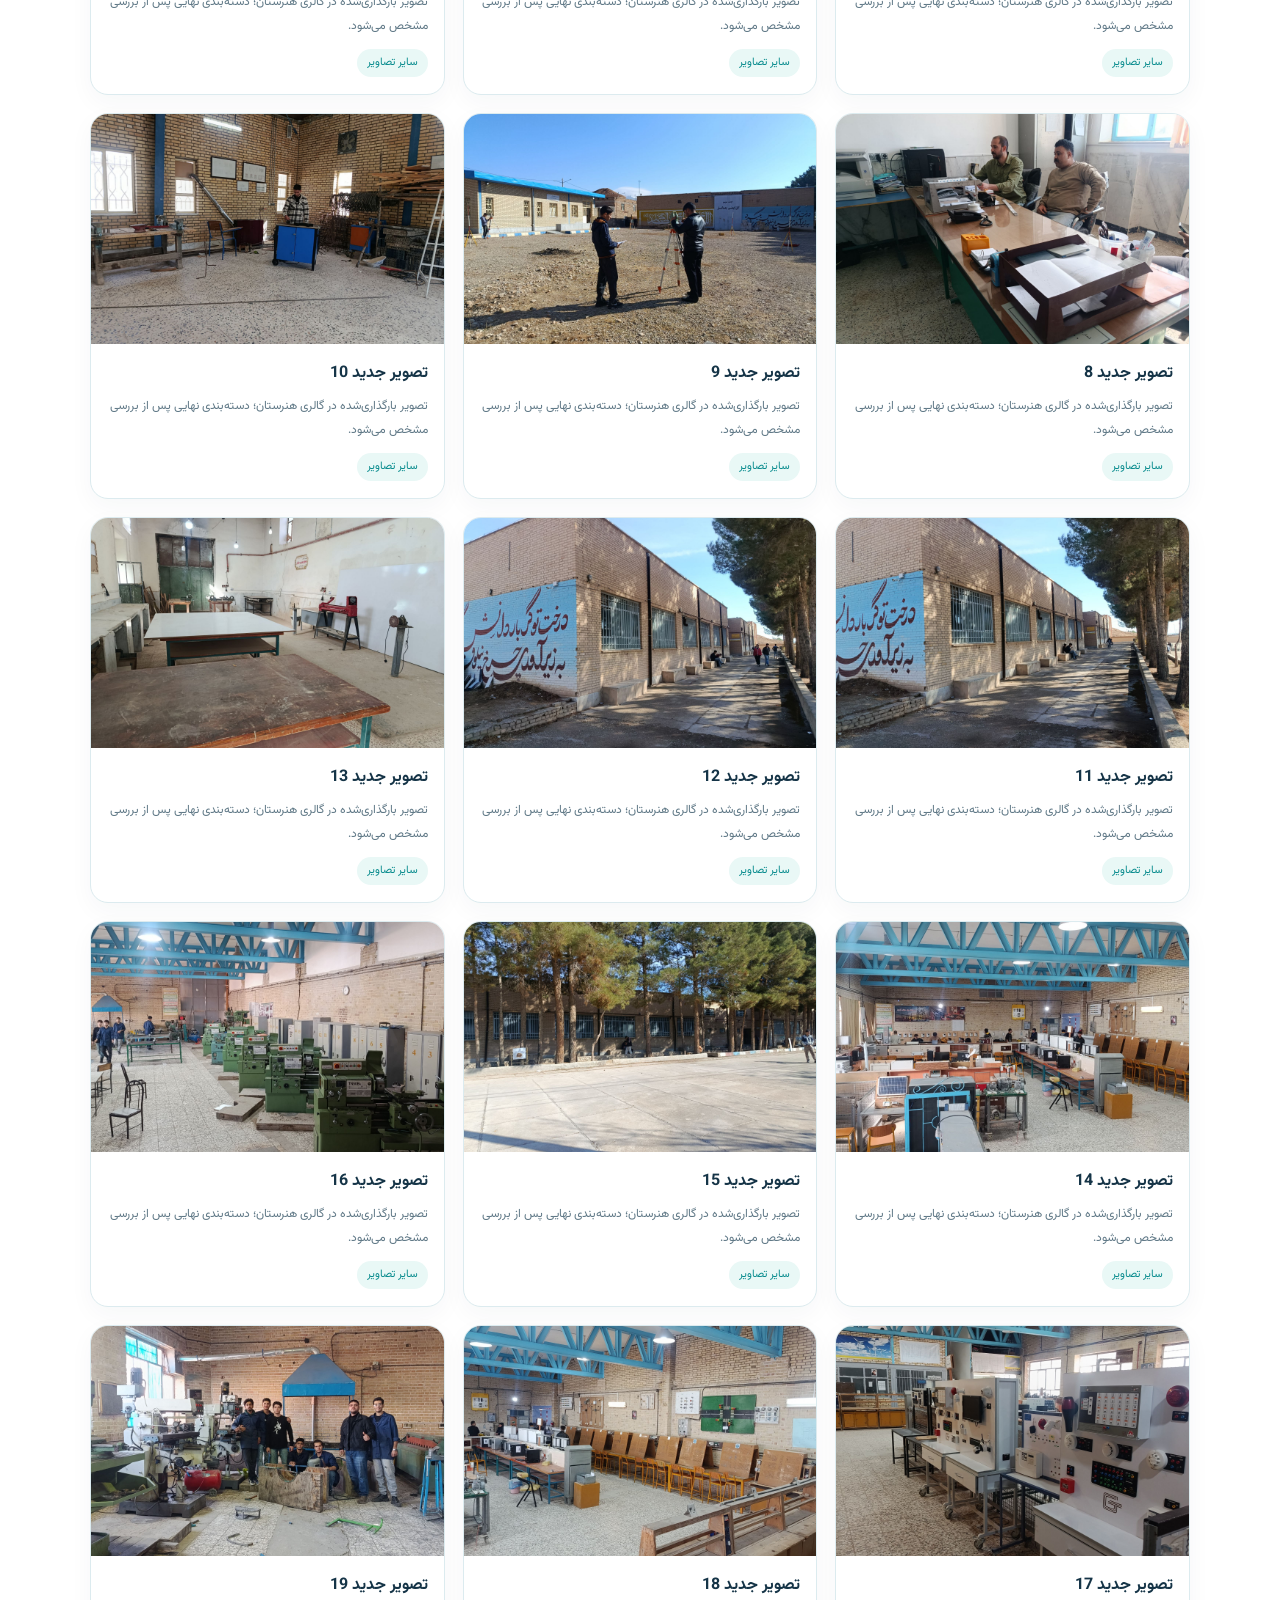
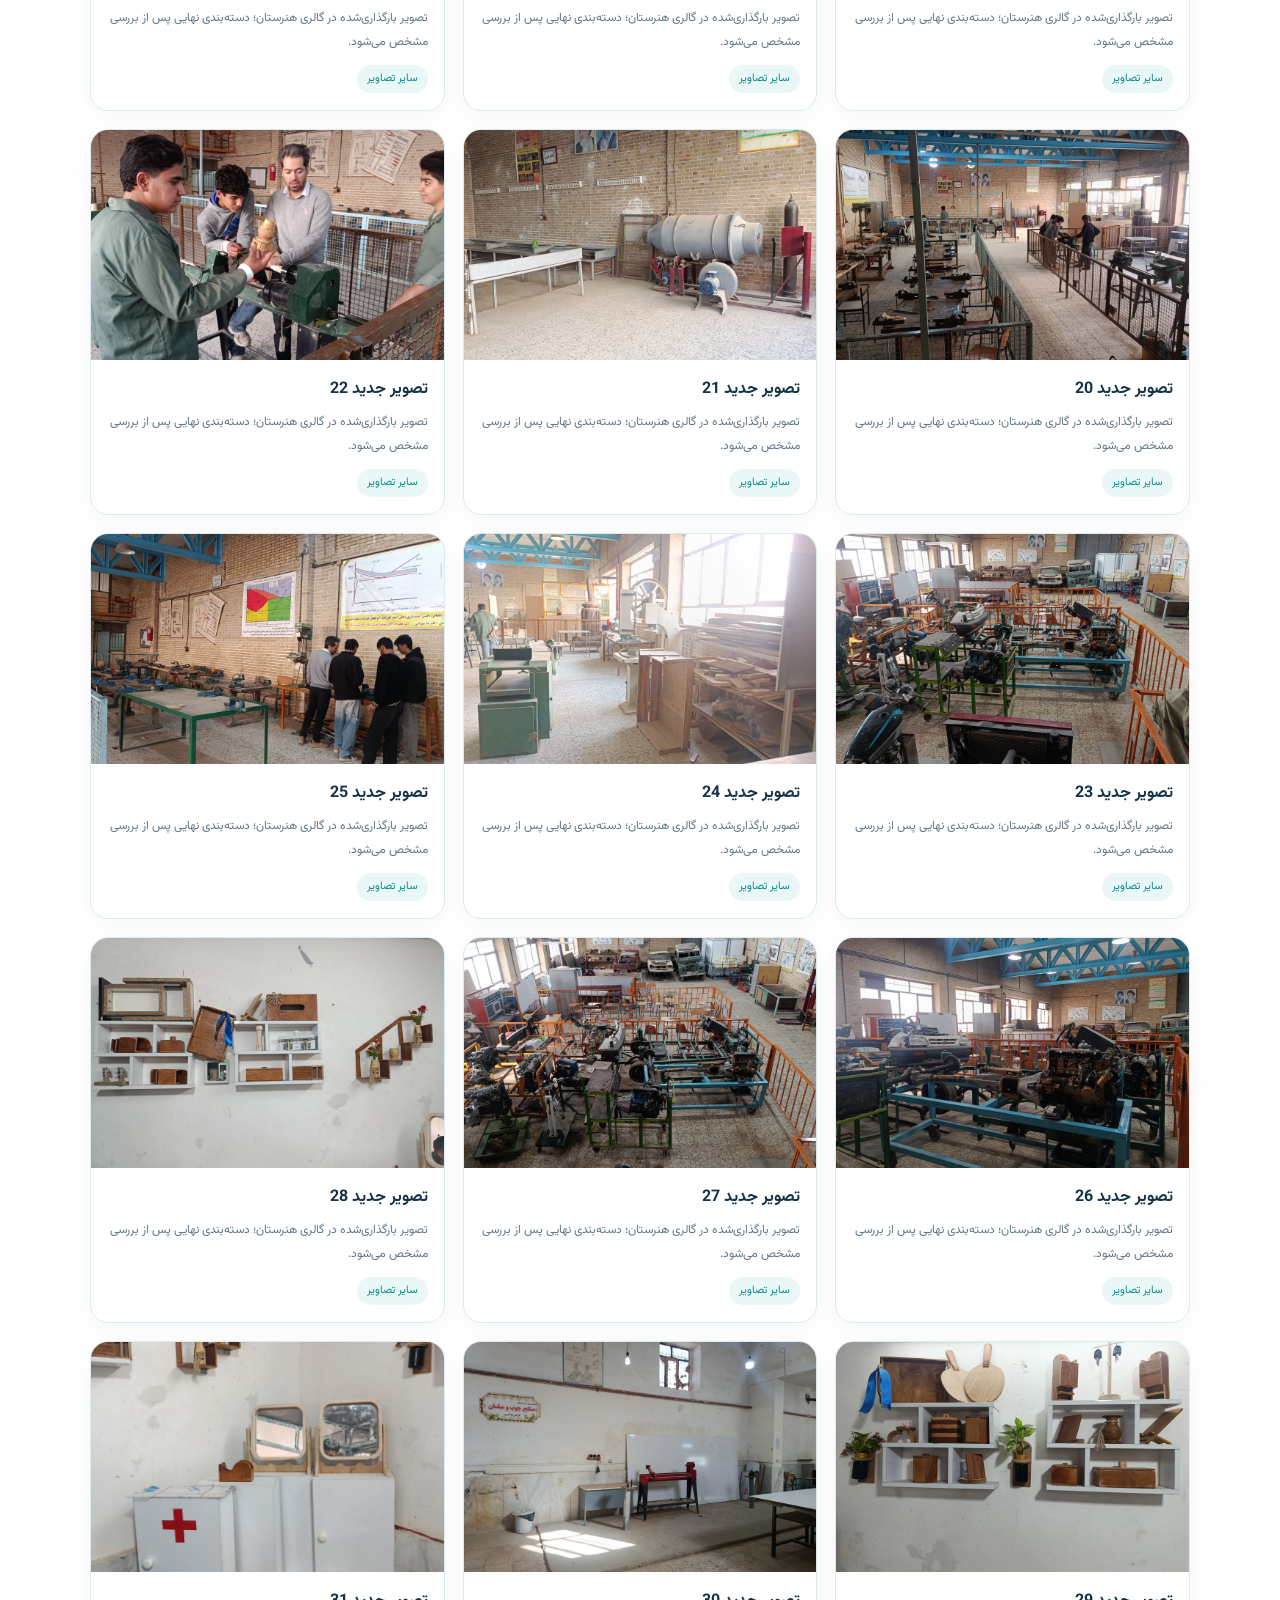
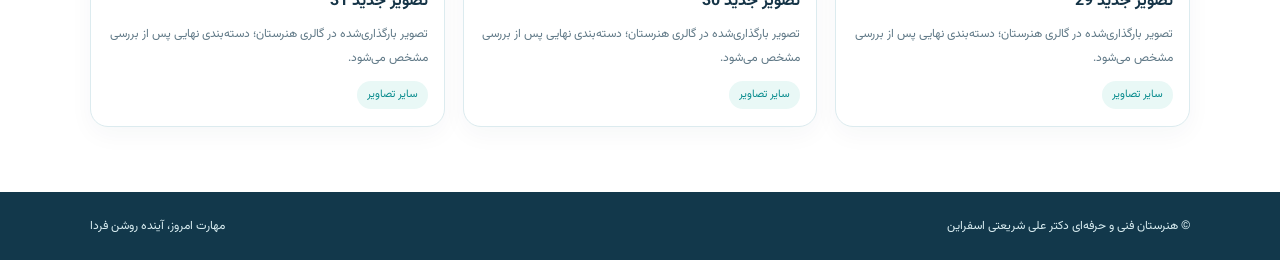
<file: pages/gallery.html>
<!doctype html>
<html lang="fa" dir="rtl">
<head>
<meta charset="utf-8">
<meta name="viewport" content="width=device-width,initial-scale=1">
<meta name="description" content="گالری تصاویر هنرستان دکتر علی شریعتی اسفراین؛ عکس کارگاه‌ها، فعالیت‌های آموزشی، مناسبت‌ها و فضای هنرستان.">
<title>گالری تصاویر | هنرستان دکتر علی شریعتی اسفراین</title>
<link rel="stylesheet" href="site-pages.css">
<style>
.gallery-intro{padding:48px 0;background:radial-gradient(circle at 10% 10%,#d4f3ee,transparent 28%),linear-gradient(120deg,#f4fcfd,#eaf8fb);border-bottom:1px solid var(--line)}
.gallery-intro h1{font-size:clamp(28px,4vw,40px);margin:6px 0}.gallery-intro p{color:var(--muted);max-width:720px;margin:0}
.gallery-content{padding:35px 0 65px}.filters{display:flex;gap:9px;flex-wrap:wrap;margin-bottom:24px}
.filter-btn{border:1px solid var(--line);background:#fff;color:#456270;border-radius:24px;padding:8px 16px;font:inherit;font-size:13px;cursor:pointer}
.filter-btn.active,.filter-btn:hover{background:var(--blue);color:#fff;border-color:var(--blue)}
.gallery-grid{display:grid;grid-template-columns:repeat(3,minmax(0,1fr));gap:18px}
.gallery-card{border:1px solid var(--line);border-radius:18px;overflow:hidden;background:#fff;box-shadow:0 8px 24px #1534470a;transition:.2s}
.gallery-card:hover{transform:translateY(-4px);box-shadow:0 14px 30px #15344716}
.gallery-card[hidden]{display:none}
.gallery-image{display:block;width:100%;height:230px;object-fit:cover;background:#eaf8fb;cursor:zoom-in}
.gallery-caption{padding:14px 16px 16px}.gallery-caption h2{font-size:16px;margin:0 0 4px}.gallery-caption p{font-size:12px;color:var(--muted);margin:0 0 8px}
.gallery-category{font-size:11px;color:#078b8d;background:#e9f8f6;border-radius:20px;padding:3px 10px;display:inline-block}
.gallery-empty{padding:24px;background:#f5fbfc;border:1px dashed #b9dce2;border-radius:15px;color:var(--muted);text-align:center}
.lightbox{position:fixed;inset:0;background:#071d28eF;z-index:50;display:none;align-items:center;justify-content:center;padding:22px}
.lightbox.open{display:flex}.lightbox img{max-width:min(1100px,95vw);max-height:82vh;object-fit:contain;border-radius:12px}
.lightbox-close{position:absolute;top:16px;left:18px;border:1px solid #ffffff66;background:#ffffff20;color:#fff;border-radius:10px;padding:8px 14px;font:inherit;cursor:pointer}
@media(max-width:850px){.gallery-grid{grid-template-columns:repeat(2,minmax(0,1fr))}.gallery-image{height:190px}}
@media(max-width:520px){.gallery-grid{grid-template-columns:1fr}.gallery-image{height:230px}.gallery-intro{padding:36px 0}}
</style>
</head>
<body>
<div class="top"><div class="container">وب‌سایت رسمی هنرستان دکتر علی شریعتی اسفراین | مهارت امروز، آینده روشن فردا</div></div>
<header class="head"><div class="container nav">
<a class="brand" href="../index.html"><span class="mark">ش</span><span class="brand-copy">هنرستان فنی و حرفه‌ای دکتر علی شریعتی<small>اسفراین | آموزش‌های فنی و مهارتی</small></span></a>
<nav class="links" id="siteLinks">
<a href="../index.html">صفحه اصلی</a><a href="about.html">درباره هنرستان</a><a href="fields.html">رشته‌ها</a><a href="news.html">اخبار و اطلاعیه‌ها</a><a href="gallery.html" aria-current="page">گالری تصاویر</a><a href="contact.html">تماس با ما</a>
</nav>
<button class="menu-btn" id="menuBtn" type="button">فهرست ☰</button>
</div></header>
<main>
<section class="gallery-intro"><div class="container"><span class="eyebrow">تصاویر و خاطرات هنرستان</span><h1>گالری تصاویر هنرستان</h1><p>گوشه‌ای از فضای کارگاه‌ها، فعالیت‌های آموزشی، برنامه‌ها و مناسبت‌های هنرستان دکتر علی شریعتی اسفراین را در این بخش ببینید.</p></div></section>
<section class="gallery-content"><div class="container">
<div class="filters" id="galleryFilters" aria-label="دسته‌بندی تصاویر"><button class="filter-btn active" data-filter="همه">همه تصاویر</button><button class="filter-btn" data-filter="کارگاه‌ها">کارگاه‌ها</button><button class="filter-btn" data-filter="مناسبت‌ها">مناسبت‌ها</button><button class="filter-btn" data-filter="فعالیت‌های آموزشی">فعالیت‌های آموزشی</button><button class="filter-btn" data-filter="فضای هنرستان">فضای هنرستان</button><button class="filter-btn" data-filter="سایر تصاویر">سایر تصاویر</button></div>
<div class="gallery-grid" id="galleryGrid" aria-live="polite"></div>
<p class="gallery-empty" id="galleryEmpty" hidden>هنوز تصویری در این دسته ثبت نشده است. تصاویر جدید به‌مرور در این بخش قرار می‌گیرند.</p>
</div></section>
</main>
<div class="lightbox" id="lightbox" role="dialog" aria-modal="true" aria-label="نمایش بزرگ تصویر"><button class="lightbox-close" id="lightboxClose" type="button">بستن ✕</button><img id="lightboxImage" alt=""></div>
<footer><div class="container"><span>© هنرستان فنی و حرفه‌ای دکتر علی شریعتی اسفراین</span><span>مهارت امروز، آینده روشن فردا</span></div></footer>
<script>
const menuBtn=document.getElementById('menuBtn'),links=document.getElementById('siteLinks');
menuBtn.addEventListener('click',()=>links.classList.toggle('open'));
links.querySelectorAll('a').forEach(a=>a.addEventListener('click',()=>links.classList.remove('open')));
const grid=document.getElementById('galleryGrid'),empty=document.getElementById('galleryEmpty');
const lightbox=document.getElementById('lightbox'),lightboxImage=document.getElementById('lightboxImage');
let galleryItems=[];
function renderGallery(filter='همه'){
  grid.replaceChildren();
  const shown=galleryItems.filter(item=>filter==='همه'||item.category===filter).sort((a,b)=>{const ao=Number(a.order);const bo=Number(b.order);return (Number.isFinite(ao)?ao:0)-(Number.isFinite(bo)?bo:0)});
  shown.forEach(item=>{
    const card=document.createElement('article');card.className='gallery-card';
    const img=document.createElement('img');img.className='gallery-image';img.src=item.image;img.alt=item.alt||item.title||'تصویر هنرستان';img.loading='lazy';img.addEventListener('click',()=>{lightboxImage.src=item.image;lightboxImage.alt=img.alt;lightbox.classList.add('open')});
    const caption=document.createElement('div');caption.className='gallery-caption';
    const title=document.createElement('h2');title.textContent=item.title||'تصویر هنرستان';
    const desc=document.createElement('p');desc.textContent=item.description||'';
    const category=document.createElement('span');category.className='gallery-category';category.textContent=item.category||'عمومی';
    caption.append(title,desc,category);card.append(img,caption);grid.append(card);
  });
  empty.hidden=shown.length!==0;
}
function renderFilters(){
  const filters=document.getElementById('galleryFilters');
  const categories=[...new Set(galleryItems.map(item=>(item.category||'سایر تصاویر').trim()).filter(Boolean))];
  filters.replaceChildren();
  const all=document.createElement('button');
  all.type='button';all.className='filter-btn active';all.dataset.filter='همه';all.textContent='همه تصاویر';
  filters.append(all);
  categories.forEach(category=>{
    const button=document.createElement('button');
    button.type='button';button.className='filter-btn';button.dataset.filter=category;button.textContent=category;
    filters.append(button);
  });
}
document.getElementById('galleryFilters').addEventListener('click',event=>{
  const button=event.target.closest('button[data-filter]');if(!button)return;
  document.querySelectorAll('.filter-btn').forEach(b=>b.classList.toggle('active',b===button));
  renderGallery(button.dataset.filter);
});
document.getElementById('lightboxClose').addEventListener('click',()=>lightbox.classList.remove('open'));
lightbox.addEventListener('click',event=>{if(event.target===lightbox)lightbox.classList.remove('open')});
document.addEventListener('keydown',event=>{if(event.key==='Escape')lightbox.classList.remove('open')});
fetch('../data/gallery.json',{cache:'no-store'}).then(response=>{if(!response.ok)throw new Error('gallery unavailable');return response.json()}).then(items=>{galleryItems=Array.isArray(items)?items:[];renderFilters();renderGallery()}).catch(()=>{empty.hidden=false;empty.textContent='دریافت تصاویر ممکن نشد. لطفاً بعداً دوباره مراجعه کنید.'});
</script>
<script src="../js/site-content.js"></script>
</body></html>
</file>
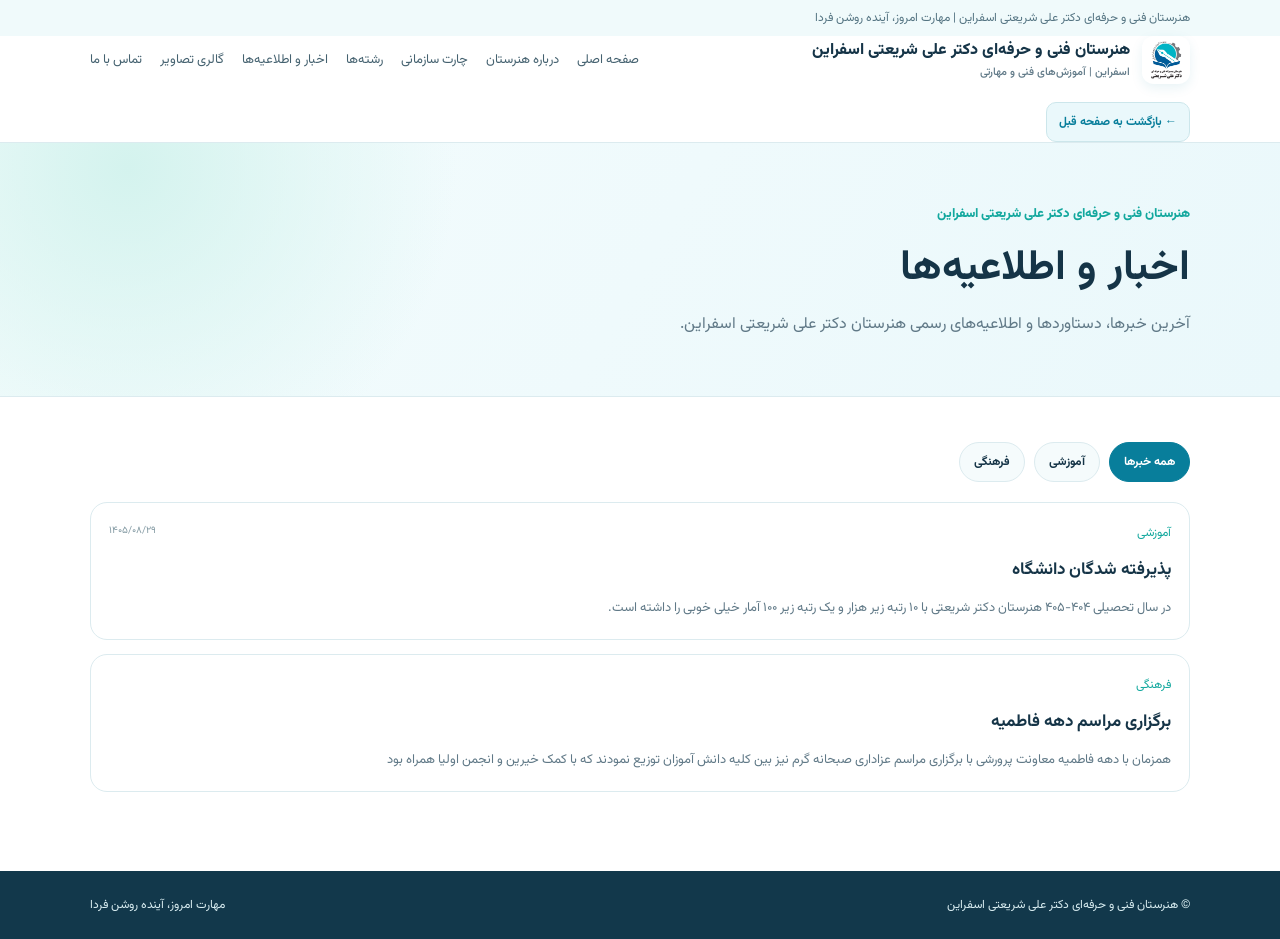
<file: pages/news.html>
<!doctype html><html lang="fa" dir="rtl"><head><meta charset="utf-8"><meta name="viewport" content="width=device-width,initial-scale=1"><meta name="description" content="آخرین خبرها و اطلاعیه‌های رسمی هنرستان؛ این بخش از منبع خبرهای فعلی سایت استفاده می‌کند."><title>اخبار و اطلاعیه‌ها | هنرستان دکتر علی شریعتی اسفراین</title><link rel="stylesheet" href="site-pages.css"><script defer src="news.js"></script></head><body><div class="top"><div class="container">وب‌سایت رسمی هنرستان دکتر علی شریعتی اسفراین | مهارت امروز، آینده روشن فردا</div></div><header class="head"><div class="container nav"><a class="brand" href="../index.html"><img class="brand-logo" src="[data-uri]" alt="لوگوی رسمی هنرستان دکتر علی شریعتی"><span class="brand-copy">هنرستان فنی و حرفه‌ای دکتر علی شریعتی<small>اسفراین | آموزش‌های فنی و مهارتی</small></span></a><button class="menu-btn" id="menuBtn" aria-label="باز کردن فهرست" aria-expanded="false">فهرست ☰</button><nav class="links" id="navlinks"><a href="../index.html">صفحه اصلی</a><a href="about.html">درباره هنرستان</a><a href="fields.html">رشته‌ها</a><a href="news.html">اخبار و اطلاعیه‌ها</a><a href="contact.html">تماس با ما</a></nav><a class="back-link" href="../index.html" onclick="if(history.length>1){history.back();return false;}">← بازگشت به صفحه قبل</a></div></header><section class="hero"><div class="container"><span class="eyebrow">هنرستان فنی و حرفه‌ای دکتر علی شریعتی اسفراین</span><h1>اخبار و اطلاعیه‌ها</h1><p>آخرین خبرها و اطلاعیه‌های رسمی هنرستان؛ این بخش از منبع خبرهای فعلی سایت استفاده می‌کند.</p></div></section><main class="container content"><div id="newsList" aria-live="polite">در حال دریافت اخبار و اطلاعیه‌ها...</div></main><footer><div class="container"><span>© هنرستان فنی و حرفه‌ای دکتر علی شریعتی اسفراین</span><span>مهارت امروز، آینده روشن فردا</span></div></footer><script src="../js/site-content.js"></script>
</body></html>
</file>
<file: pages/site-pages.css>
@import url('https://fonts.googleapis.com/css2?family=Vazirmatn:wght@400;500;600;700;800&display=swap');
:root{--ink:#153447;--muted:#607987;--blue:#087e9b;--teal:#13a89e;--sky:#eaf8fb;--pale:#f4fbfc;--line:#dcebef}
*{box-sizing:border-box}html{scroll-behavior:smooth}body{margin:0;font-family:"B Nazanin","BNazanin","Vazirmatn",Tahoma,sans-serif;color:var(--ink);background:#fff;line-height:2}a{color:inherit;text-decoration:none}.container{width:min(1100px,92%);margin:auto}
.top{background:#f0fafb;color:#547482;font-size:12px;padding:6px 0}.head{position:sticky;top:0;z-index:5;background:#ffffffed;backdrop-filter:blur(10px);border-bottom:1px solid var(--line)}.nav{min-height:76px;display:flex;align-items:center;justify-content:space-between;gap:18px;flex-wrap:wrap}.brand{display:flex;align-items:center;gap:12px;font-weight:800;min-width:0}.brand-logo{width:48px;height:48px;flex:0 0 48px;object-fit:contain;border-radius:12px;background:#fff;box-shadow:0 4px 12px #087e9b18}.brand-copy{display:block;font-size:16px;line-height:1.7}.brand small{display:block;color:var(--muted);font-size:11px;font-weight:500}.mark{width:42px;height:42px;border-radius:13px;background:linear-gradient(145deg,var(--blue),var(--teal));color:#fff;display:grid;place-items:center;font-size:21px}.brand small{display:block;color:var(--muted);font-size:11px;font-weight:500}.links{display:flex;gap:18px;flex-wrap:wrap;font-size:13px;color:#456270;align-items:center}.links a:hover{color:var(--teal)}
.hero{padding:55px 0;background:radial-gradient(circle at 10% 10%,#d4f3ee,transparent 28%),linear-gradient(120deg,#f4fcfd,#eaf8fb);border-bottom:1px solid var(--line)}.eyebrow{color:var(--teal);font-size:13px;font-weight:800}.hero h1{font-size:clamp(28px,4vw,42px);line-height:1.5;margin:8px 0}.hero p{max-width:760px;color:var(--muted);margin:0}.content{padding:45px 0 65px}.content h2{font-size:22px;margin:28px 0 8px}.content p{color:#526f7c}.grid{display:grid;grid-template-columns:repeat(2,1fr);gap:16px}.card{border:1px solid var(--line);border-radius:18px;padding:20px;background:#fff}.card h3{margin:0 0 5px;font-size:17px}.card p{margin:0;font-size:13px}.tag{display:inline-block;background:#e9f8f6;color:#078b8d;border-radius:20px;padding:2px 10px;font-size:11px;margin-bottom:9px}
.contact-row{padding:12px 0;border-bottom:1px solid #edf3f4;display:flex;gap:15px}.contact-row b{min-width:140px;color:var(--teal)}.btn{display:inline-block;background:var(--blue);color:white;padding:9px 16px;border-radius:11px;font-size:13px;font-weight:700;margin-top:14px}
.notice{border:1px solid var(--line);border-radius:17px;padding:18px;margin-bottom:14px}.notice-top{display:flex;justify-content:space-between;gap:12px;color:var(--teal);font-size:12px}.notice h3{font-size:17px;margin:8px 0}.notice p{margin:0;color:var(--muted);font-size:13px}.notice small{color:#8299a2}
footer{background:#12384b;color:#d9edf1;padding:22px 0;font-size:12px}footer .container{display:flex;justify-content:space-between;gap:10px;flex-wrap:wrap}
@media(max-width:850px){.nav{align-items:center;padding:12px 0}.menu-btn{display:block;border:1px solid var(--line);background:#fff;color:var(--ink);border-radius:10px;padding:7px 12px;font:inherit;font-size:13px}.links{display:none;order:3;width:100%;flex-direction:column;align-items:stretch;gap:0;background:#fff;border:1px solid var(--line);border-radius:14px;padding:8px 14px;box-shadow:0 12px 30px #15344712}.links.open{display:flex}.links a{padding:8px 4px;border-bottom:1px solid #edf3f4}.links a:last-child{border-bottom:0}.grid{grid-template-columns:1fr}.contact-row{gap:8px;flex-direction:column}.contact-row b{min-width:0}}@media(min-width:851px){.menu-btn{display:none}}@media(max-width:520px){.brand-logo{width:42px;height:42px;flex-basis:42px}.brand-copy{font-size:14px}.brand small{font-size:10px}.hero{padding:42px 0}}
/* Navigation return link */
.back-link{display:inline-flex;align-items:center;justify-content:center;white-space:nowrap;background:#eaf8fb;color:#087e9b;border:1px solid #cce6eb;border-radius:10px;padding:7px 12px;font-size:12px;font-weight:700;transition:.2s}.back-link:hover{background:#dff3f6;color:#075f75}@media(max-width:850px){.back-link{order:4;width:100%;margin-top:4px}.nav{row-gap:10px}}

/* News category filters */
.news-filters{display:flex;gap:9px;flex-wrap:wrap;margin:0 0 20px}
.news-filter{font:inherit;font-size:12px;font-weight:700;border:1px solid var(--line);background:#f5fbfc;color:var(--ink);padding:7px 14px;border-radius:999px;cursor:pointer;transition:background .18s,border-color .18s,color .18s}
.news-filter:hover,.news-filter.active{background:var(--blue);border-color:var(--blue);color:#fff}
.news-filter:focus-visible{outline:3px solid #13a89e55;outline-offset:2px}
.news-results{min-height:80px}
</file>
